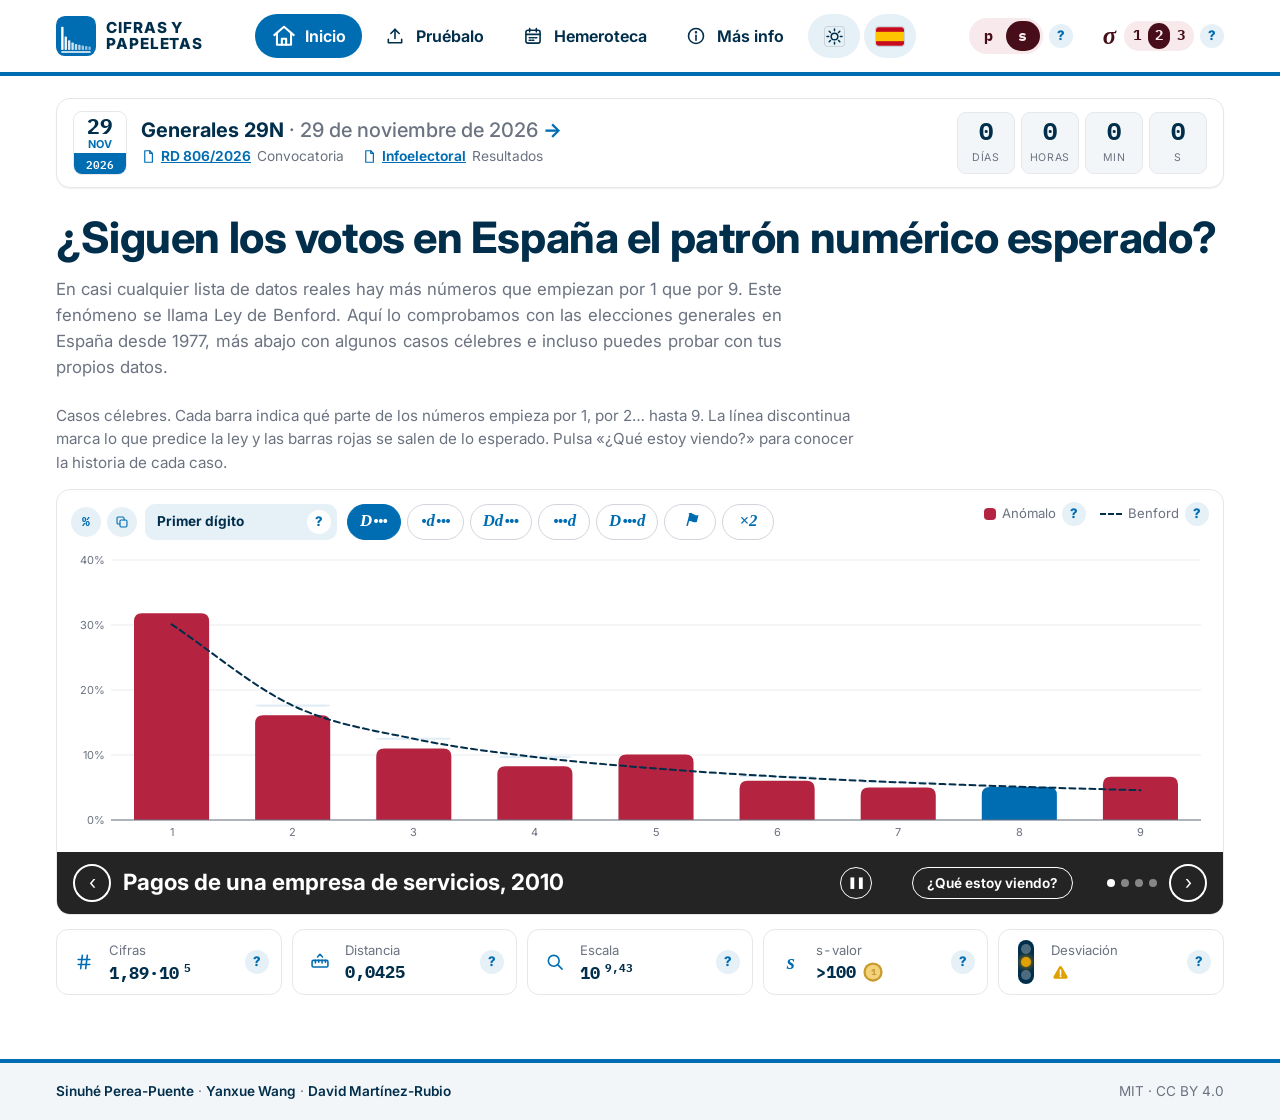
<file: index.html>
<!doctype html>
<html lang="es">
  <head>
    <meta charset="utf-8" />
    <meta name="viewport" content="width=device-width, initial-scale=1, viewport-fit=cover" />
    <title>Cifras y Papeletas</title>
    <meta name="claude:viewport-fit-sides" content="cover" />
    <meta
      name="description"
      content="¿Siguen los votos en España la Ley de Benford? Elecciones generales desde 1977, casos célebres y análisis de tus propios datos."
    />
    <meta name="author" content="Sinuhé Perea-Puente, Yanxue Wang, David Martínez-Rubio" />
    <script>
      try {
        var t = localStorage.getItem("cyp-theme");
        if (t) document.documentElement.dataset.theme = t;
      } catch (e) {}
    </script>
    <link rel="preconnect" href="https://fonts.googleapis.com" />
    <link rel="preconnect" href="https://fonts.gstatic.com" crossorigin />
    <link
      rel="stylesheet"
      href="https://fonts.googleapis.com/css2?family=Inter:wght@400;500;600;650;700;750;800&family=IBM+Plex+Mono:wght@400;600;700&display=swap"
    />
    <link rel="stylesheet" href="assets/style.css" />
    <link rel="stylesheet" href="assets/archive.css" />
  </head>
  <body>
    <header id="bar"></header>

    <main class="wrap">
      <!-- INICIO -->
      <section class="route" id="inicio" data-route="inicio">
        <div id="home-next"></div>
        <div class="head">
          <h1 data-i18n="home.h1"></h1>
          <p class="lead" data-i18n="home.lead"></p>
        </div>
        <p class="examples-intro" data-i18n="home.examples"></p>
        <div id="home-panel"></div>
      </section>

      <!-- PRUÉBALO -->
      <section class="route" id="pruebalo" data-route="pruebalo" hidden>
        <div class="head">
          <h1 data-i18n="try.h1"></h1>
          <p class="lead" data-i18n="try.lead"></p>
        </div>
        <div class="search">
          <label class="field" id="dropfield" for="file-input"
            ><span class="fic" id="field-ic"></span><span id="field-text" data-i18n="try.drop"></span
          ></label>
          <input id="file-input" class="sr-only" type="file" accept=".xlsx,.xls,.ods,.csv,.tsv,.txt,.pdf,.docx,.json,image/*" />
          <button class="btn go" id="btn-pick" type="button"></button>
          <span id="up-q"></span>
        </div>
        <p class="status" id="status" role="status" hidden></p>
        <details id="opts-box">
          <summary><span class="plus"></span>⚙</summary>
          <div class="opts">
            <label class="opt"
              ><span class="oq" data-q="q.opt.locale"></span><span class="ol" data-i18n="opt.locale"></span
              ><select id="opt-locale">
                <option value="auto">auto</option>
                <option value="es">1.234,5</option>
                <option value="en">1,234.5</option>
              </select></label
            >
            <label class="opt"
              ><span class="oq" data-q="q.opt.sign"></span><span class="ol" data-i18n="opt.sign"></span
              ><select id="opt-sign">
                <option value="positive">x &gt; 0</option>
                <option value="both">|x|</option>
                <option value="negative">x &lt; 0</option>
              </select></label
            >
            <label class="opt"
              ><span class="oq" data-q="q.opt.min"></span><span class="ol" data-i18n="opt.min"></span
              ><input id="opt-min" type="number" min="0" step="any" value="0"
            /></label>
            <label class="opt"
              ><span class="oq" data-q="q.opt.how"></span><span class="ol" data-i18n="opt.how"></span
              ><input id="opt-how" type="number" min="1" max="10" step="1" value="2"
            /></label>
            <label class="opt"
              ><span class="oq" data-q="q.opt.years"></span><span class="ol" data-i18n="opt.years"></span
              ><span class="swbox"><input id="opt-years" class="switch" type="checkbox" role="switch" checked /></span
            ></label>
            <label class="opt"
              ><span class="oq" data-q="q.opt.pct"></span><span class="ol" data-i18n="opt.pct"></span
              ><span class="swbox"><input id="opt-pct" class="switch" type="checkbox" role="switch" checked /></span
            ></label>
          </div>
          <div class="frow" id="cols" hidden style="margin-top: 12px"></div>
        </details>
        <div id="try-panel"></div>
      </section>

      <!-- HEMEROTECA -->
      <section class="route" id="hemeroteca" data-route="hemeroteca" hidden>
        <div class="head">
          <h1 data-i18n="hem.h1"></h1>
          <p class="lead" data-i18n="hem.lead"></p>
        </div>
        <div id="hem-picker" class="hem-picker"></div>
        <p id="hem-scope" class="hem-scope"></p>
        <div id="hem-rows"></div>
        <div id="archive-root" hidden></div>
      </section>

      <!-- MÁS INFO -->
      <section class="route" id="info" data-route="info" hidden>
        <h1 data-i18n="info.h1"></h1>
        <div class="article">
          <nav class="toc" aria-label="índice">
            <div data-es="es">
              <a href="#m-intro-es">Introducción</a><a href="#m-origen-es">Origen</a><a href="#m-por-es">Por qué ocurre</a
              ><a href="#m-dist-es">Distribuciones</a><a href="#m-medir-es">Cómo se mide</a><a href="#m-img-es">Otros usos</a
              ><a href="#m-bib-es">Bibliografía</a>
            </div>
            <div data-es="en" hidden>
              <a href="#m-intro-en">Introduction</a><a href="#m-origen-en">Origin</a><a href="#m-por-en">Why it happens</a
              ><a href="#m-dist-en">Distributions</a><a href="#m-medir-en">How it is measured</a><a href="#m-img-en">Other uses</a
              ><a href="#m-bib-en">Bibliography</a>
            </div>
          </nav>
          <div class="prose" id="article">
            <div data-es="es">
              <div id="m-intro-es" class="anchor"></div>
              <p>
                Imagina una lista de números reales: poblaciones, facturas, longitudes de ríos o votos por provincia. Mira solo su primer
                dígito. Cabría esperar que cada dígito, del 1 al 9, apareciera en una novena parte de los casos.
              </p>
              <p>
                Pero no es así: mientras que el 1 aparece cerca del 30 % de las veces, el 9 lo hace en menos del 5 %. Esta regularidad se
                denomina <b>Ley de Newcomb–Benford</b>.
              </p>
              <p>
                Sin embargo, no es una regla obligatoria, sino una tendencia: se cumple en muchos casos, pero no en todos. Auditores,
                estadísticos y periodistas la usan como un primer filtro para encontrar cifras que conviene revisar
                <i class="cite">(Nigrini, 2012)</i>, también en elecciones, aunque con cautela
                <i class="cite">(Pericchi y Torres, 2011; Deckert, Myagkov y Ordeshook, 2011; Mebane, 2011)</i>.
              </p>

              <h2 id="m-origen-es">Origen</h2>
              <p>
                En 1881 el astrónomo canadiense-estadounidense Simon Newcomb notó que las primeras páginas de las tablas de logaritmos,
                libros que antes de las calculadoras servían para convertir productos en sumas, estaban más gastadas que las últimas.
                Propuso que la probabilidad de que un número empiece por \(d\) es \(\log_{10}(1+1/d)\) <i class="cite">(Newcomb, 1881)</i>.
                En 1938 el físico Frank Benford lo comprobó con más de 20 000 números de fuentes muy distintas. Theodore Hill dio la primera
                explicación estadística general <i class="cite">(Hill, 1995)</i> y Mark Nigrini la llevó a la auditoría
                <i class="cite">(Nigrini, 2012)</i>. Hoy se aplica también a datos epidemiológicos, científicos y electorales
                <i class="cite">(Berger y Hill, 2015)</i>.
              </p>

              <h2 id="m-por-es">Por qué ocurre</h2>
              <p>
                Piensa en una cantidad que crece un tanto por ciento fijo cada año, como una población. Para pasar de 100 a 200 tiene que
                duplicarse; para pasar de 900 a 1000 le basta con crecer un 11 %. Por eso pasa mucho más tiempo empezando por 1 que por 9.
                Lo mismo ocurre con cualquier número que resulte de multiplicar muchos factores.
              </p>
              <p>
                Fíjate además en la escala. Si existiera una ley universal sobre los primeros dígitos, debería funcionar igual en euros que
                en dólares, en metros que en pies. El único reparto de primeras cifras que no cambia al cambiar de unidad es el de Benford.
              </p>
              <p class="adv">
                Para lectores avanzados: si la mantisa \(\{\log_{10} x\}\), es decir, la parte decimal del logaritmo, se distribuye de forma
                uniforme en \([0,1)\), los dígitos siguen exactamente la Ley de Benford. Hill demostró que la invariancia de escala, y
                también la de base, implica esa distribución, y que la mezcla de muestras de distribuciones elegidas al azar tiende a
                Benford <i class="cite">(Hill, 1995)</i>.
              </p>

              <h2 id="m-dist-es">Distribuciones</h2>
              <p>La probabilidad de que el primer dígito sea \(d\) es</p>
              <div class="eq">\[P(D_1=d)=\log_{10}\!\left(1+\frac{1}{d}\right),\qquad d=1,\dots,9.\]</div>
              <div class="table-wrap">
                <table>
                  <tr>
                    <th>\(d\)</th>
                    <td>1</td>
                    <td>2</td>
                    <td>3</td>
                    <td>4</td>
                    <td>5</td>
                    <td>6</td>
                    <td>7</td>
                    <td>8</td>
                    <td>9</td>
                  </tr>
                  <tr>
                    <th>\(P\)</th>
                    <td>30,1 %</td>
                    <td>17,6 %</td>
                    <td>12,5 %</td>
                    <td>9,7 %</td>
                    <td>7,9 %</td>
                    <td>6,7 %</td>
                    <td>5,8 %</td>
                    <td>5,1 %</td>
                    <td>4,6 %</td>
                  </tr>
                </table>
              </div>
              <p>
                El segundo dígito puede ser 0, y su reparto es mucho más plano: va del 12 % para el 0 al 8,5 % para el 9. El tercero y el
                cuarto son ya casi uniformes. En general, para la posición \(n\),
              </p>
              <div class="eq">\[P(D_n=d)=\sum_{k=10^{n-2}}^{10^{n-1}-1}\log_{10}\!\left(1+\frac{1}{10k+d}\right),\qquad n\ge 2.\]</div>
              <figure>
                <div class="chart digits-chart"></div>
                <figcaption>Probabilidad de cada dígito en la primera, segunda, tercera y cuarta posición.</figcaption>
              </figure>
              <p>
                Siendo un poco más imaginativos, podemos tomar los dos primeros dígitos juntos, de 10 a 99: siguen
                \(P(D_1D_2=m)=\log_{10}(1+1/m)\). Esta prueba es más fina y detecta importes repetidos. El último dígito de un recuento
                grande, en cambio, no sigue Benford: debería ser uniforme, un 10 % para cada dígito. Quien inventa cifras suele repetir unos
                dígitos y evitar otros, y eso se nota <i class="cite">(Beber y Scacco, 2012)</i>.
              </p>
              <p>
                Estas distribuciones se cumplen bien cuando las cifras abarcan varios órdenes de magnitud (por ejemplo, de 10 a 100 000), no
                tienen un tope ni un mínimo impuesto y no son números asignados, como teléfonos o códigos postales. No se cumplen con
                alturas de personas, con precios redondeados a propósito ni con cifras que tienen un máximo: los votos de una mesa
                electoral, por ejemplo, no pueden superar el número de electores de esa mesa. Por eso una desviación en votos por mesa puede
                ser completamente normal.
              </p>

              <h2 id="m-medir-es">Cómo se mide la desviación</h2>
              <p>
                El parámetro estándar para cuantificar la desviación es la <u>MAD (desviación absoluta media)</u>: la distancia media entre
                el porcentaje observado y el que predice Benford, dígito a dígito,
              </p>
              <div class="eq">\[\mathrm{MAD}=\frac{1}{K}\sum_{d}\left|\hat p_d-p_d\right|.\]</div>
              <p>
                Nigrini propuso estos umbrales, que también usa el paquete R <i>benford.analysis</i>
                <i class="cite">(Nigrini, 2012; Cinelli, 2014)</i>:
              </p>
              <div class="table-wrap">
                <table>
                  <tr>
                    <th></th>
                    <th>✓✓ muy cerca</th>
                    <th>✓ cerca</th>
                    <th><i class="warn"></i> dudoso</th>
                    <th>✗ no se ajusta</th>
                  </tr>
                  <tr>
                    <td>Primer dígito</td>
                    <td>≤ 0,006</td>
                    <td>≤ 0,012</td>
                    <td>≤ 0,015</td>
                    <td>&gt; 0,015</td>
                  </tr>
                  <tr>
                    <td>Segundo dígito</td>
                    <td>≤ 0,008</td>
                    <td>≤ 0,010</td>
                    <td>≤ 0,011</td>
                    <td>&gt; 0,011</td>
                  </tr>
                  <tr>
                    <td>Dos primeros</td>
                    <td>≤ 0,0012</td>
                    <td>≤ 0,0018</td>
                    <td>≤ 0,0022</td>
                    <td>&gt; 0,0022</td>
                  </tr>
                </table>
              </div>
              <p class="adv">
                Los umbrales suponen muestras grandes. Con pocas cifras la MAD crece por puro azar. Si se cumpliera Benford, su valor
                esperado sería \(\mathrm{E}[\mathrm{MAD}]\approx\frac1K\sum_d\sqrt{2p_d(1-p_d)/(\pi n)}\).
              </p>
              <p>
                La prueba clásica es la de <b>ji cuadrado</b>, \(\chi^2=\sum_d (O_d-np_d)^2/(np_d)\), que compara los recuentos observados
                \(O_d\) con los esperados \(np_d\). De ella sale el <b><u>p-valor</u></b
                >: la probabilidad de ver al menos una desviación así si los datos siguieran Benford. Como los p-valores son difíciles de
                interpretar, este sitio muestra por defecto el <b><u>s-valor</u></b
                >, \(S=-\log_2 p\) <i class="cite">(Greenland, 2019)</i>: un resultado con \(S=10\) es tan sorprendente como sacar 10 caras
                seguidas al lanzar una moneda. Hasta 4 o 5 caras no es nada raro; varias decenas indican una desviación clara. El botón
                <b>p / s</b> de la parte superior cambia entre ambos.
              </p>
              <p class="adv">
                Con muchos datos, cualquier diferencia mínima da un s-valor enorme: mira simultáneamente el s-valor (¿es real?) y la MAD
                (¿es grande?).
              </p>
              <p>
                La <b><u>distancia d*</u></b
                >, \(d^{*}=\sqrt{\sum_d(\hat p_d-p_d)^2}\,/\,1{,}03631\) para el primer dígito, es la distancia euclídea a Benford
                normalizada entre 0 y 1 <i class="cite">(Wei y Vellwock, 2020)</i>; por encima de 0,25 conviene cautela
                <i class="cite">(Goodman, 2016)</i>. Cada dígito muestra además un <b><u>intervalo de confianza</u></b> de 1σ, 2σ o 3σ (el
                68,3 %, 95,4 % o 99,7 % de las muestras si se cumpliera Benford); las barras rojas, «anómalas», quedan fuera. Las
                <b><u>cifras sospechosas</u></b> listan los grupos de dos primeros dígitos que más se apartan, como <i>getSuspects</i>
                <i class="cite">(Cinelli, 2014)</i>, y las <b><u>cifras repetidas</u></b> muestran si un mismo importe explica un pico.
              </p>
              <p class="adv">
                El estadístico por dígito es \(z_d=\left(|\hat p_d-p_d|-\tfrac{1}{2n}\right)\big/\sqrt{p_d(1-p_d)/n}\), con corrección de
                continuidad <i class="cite">(Nigrini, 2012)</i>; el intervalo es \(p_d\pm\left(k\sqrt{p_d(1-p_d)/n}+\tfrac{1}{2n}\right)\)
                con \(k=1,2,3\). Los dígitos se toman con la precisión del propio conjunto: si casi todas las cifras tienen céntimos, 50,00
                cuenta como 5000. Un dígito en la posición \(n\) solo se usa si la cifra tiene al menos \(n\) dígitos. Los ceros se
                excluyen.
              </p>

              <h2 id="m-img-es">Otros usos</h2>
              <p>
                Hasta ahora habíamos hablado únicamente de tablas y cifras numéricas, pero ¿no es acaso una <u>imagen</u> una gran tabla de
                valores? Una fotografía digital se guarda como una suma de patrones de frecuencia en bloques de 8×8 píxeles (la transformada
                discreta del coseno, base del formato JPEG). Los primeros dígitos de esos coeficientes siguen una forma generalizada de la
                Ley de Benford <i class="cite">(Fu, Shi y Su, 2007)</i>:
              </p>
              <div class="eq">\[p(d)=N\log_{10}\!\left(1+\frac{1}{s+d^{\,q}}\right).\]</div>
              <p>
                Una foto recomprimida, retocada o generada por ordenador puede alterar ese patrón. El mapa de la imagen colorea cada zona
                según lo que se aparta. Un cielo liso o un texto también se apartan, así que es una pista, no una prueba.
              </p>

              <h2 id="m-bib-es">Bibliografía</h2>
            </div>

            <div data-es="en" hidden>
              <div id="m-intro-en" class="anchor"></div>
              <p>
                Imagine a list of real numbers: populations, invoices, river lengths or votes per province. Look only at their first digit.
                One would expect each digit, from 1 to 9, to appear in one ninth of the cases.
              </p>
              <p>
                But it does not: while 1 appears in about 30% of cases, 9 appears in less than 5%. This regularity is called the
                <b>Newcomb–Benford Law</b>.
              </p>
              <p>
                However, it is not a strict rule but a tendency: it holds in many cases, but not in all. Auditors, statisticians and
                journalists use it as a first filter to find figures worth checking <i class="cite">(Nigrini, 2012)</i>, also in elections,
                although with caution <i class="cite">(Pericchi and Torres, 2011; Deckert, Myagkov and Ordeshook, 2011; Mebane, 2011)</i>.
              </p>

              <h2 id="m-origen-en">Origin</h2>
              <p>
                In 1881 the Canadian-American astronomer Simon Newcomb noticed that the first pages of logarithm tables, books used before
                calculators to turn products into sums, were more worn than the last ones. He proposed that the probability of a number
                starting with \(d\) is \(\log_{10}(1+1/d)\) <i class="cite">(Newcomb, 1881)</i>. In 1938 the physicist Frank Benford tested
                it on more than 20,000 numbers from very different sources. Theodore Hill gave the first general statistical explanation
                <i class="cite">(Hill, 1995)</i> and Mark Nigrini brought it to auditing <i class="cite">(Nigrini, 2012)</i>. Today it is
                also applied to epidemiological, scientific and electoral data <i class="cite">(Berger and Hill, 2015)</i>.
              </p>

              <h2 id="m-por-en">Why it happens</h2>
              <p>
                Think of a quantity that grows by a fixed percentage each year, like a population. To go from 100 to 200 it must double; to
                go from 900 to 1000 it only needs to grow by 11%. So it spends much longer starting with 1 than with 9. The same happens
                with any number that results from multiplying many factors.
              </p>
              <p>
                Notice also the scale. If there were a universal law about first digits, it should work equally in euros and dollars, in
                metres and feet. The only spread of first digits that does not change when the unit changes is Benford's.
              </p>
              <p class="adv">
                For advanced readers: if the mantissa \(\{\log_{10} x\}\), the fractional part of the logarithm, is uniformly distributed on
                \([0,1)\), the digits follow Benford's Law exactly. Hill proved that scale invariance, and also base invariance, implies
                this distribution, and that mixing samples from randomly chosen distributions tends to Benford
                <i class="cite">(Hill, 1995)</i>.
              </p>

              <h2 id="m-dist-en">Distributions</h2>
              <p>The probability that the first digit is \(d\) is</p>
              <div class="eq">\[P(D_1=d)=\log_{10}\!\left(1+\frac{1}{d}\right),\qquad d=1,\dots,9.\]</div>
              <div class="table-wrap">
                <table>
                  <tr>
                    <th>\(d\)</th>
                    <td>1</td>
                    <td>2</td>
                    <td>3</td>
                    <td>4</td>
                    <td>5</td>
                    <td>6</td>
                    <td>7</td>
                    <td>8</td>
                    <td>9</td>
                  </tr>
                  <tr>
                    <th>\(P\)</th>
                    <td>30.1%</td>
                    <td>17.6%</td>
                    <td>12.5%</td>
                    <td>9.7%</td>
                    <td>7.9%</td>
                    <td>6.7%</td>
                    <td>5.8%</td>
                    <td>5.1%</td>
                    <td>4.6%</td>
                  </tr>
                </table>
              </div>
              <p>
                The second digit can be 0, and its distribution is much flatter: from 12% for 0 to 8.5% for 9. The third and fourth digits
                are already almost uniform. In general, for position \(n\),
              </p>
              <div class="eq">\[P(D_n=d)=\sum_{k=10^{n-2}}^{10^{n-1}-1}\log_{10}\!\left(1+\frac{1}{10k+d}\right),\qquad n\ge 2.\]</div>
              <figure>
                <div class="chart digits-chart"></div>
                <figcaption>Probability of each digit in the first, second, third and fourth position.</figcaption>
              </figure>
              <p>
                Being a little more imaginative, we can take the first two digits together, from 10 to 99: they follow
                \(P(D_1D_2=m)=\log_{10}(1+1/m)\). This finer test detects repeated amounts. The last digit of a large count, by contrast,
                does not follow Benford: it should be uniform, 10% for each digit. People who invent figures tend to repeat some digits and
                avoid others, and that shows <i class="cite">(Beber and Scacco, 2012)</i>.
              </p>
              <p>
                These distributions hold well when the figures span several orders of magnitude (for example, from 10 to 100,000), have no
                imposed cap or floor, and are not assigned numbers such as phone numbers or postcodes. They do not hold for people's
                heights, deliberately rounded prices or capped figures: votes at a polling station, for example, cannot exceed the number of
                voters registered there. So a deviation in votes per station can be perfectly normal.
              </p>

              <h2 id="m-medir-en">How the deviation is measured</h2>
              <p>
                The standard parameter to quantify the deviation is the <u>MAD (mean absolute deviation)</u>: the average distance between
                the observed share and Benford's, digit by digit,
              </p>
              <div class="eq">\[\mathrm{MAD}=\frac{1}{K}\sum_{d}\left|\hat p_d-p_d\right|.\]</div>
              <p>
                Nigrini proposed these thresholds, also used by the R package <i>benford.analysis</i>
                <i class="cite">(Nigrini, 2012; Cinelli, 2014)</i>:
              </p>
              <div class="table-wrap">
                <table>
                  <tr>
                    <th></th>
                    <th>✓✓ very close</th>
                    <th>✓ close</th>
                    <th><i class="warn"></i> doubtful</th>
                    <th>✗ does not fit</th>
                  </tr>
                  <tr>
                    <td>First digit</td>
                    <td>≤ 0.006</td>
                    <td>≤ 0.012</td>
                    <td>≤ 0.015</td>
                    <td>&gt; 0.015</td>
                  </tr>
                  <tr>
                    <td>Second digit</td>
                    <td>≤ 0.008</td>
                    <td>≤ 0.010</td>
                    <td>≤ 0.011</td>
                    <td>&gt; 0.011</td>
                  </tr>
                  <tr>
                    <td>First two</td>
                    <td>≤ 0.0012</td>
                    <td>≤ 0.0018</td>
                    <td>≤ 0.0022</td>
                    <td>&gt; 0.0022</td>
                  </tr>
                </table>
              </div>
              <p class="adv">
                The thresholds assume large samples. With few figures the MAD grows by chance alone. If Benford held, its expected value
                would be \(\mathrm{E}[\mathrm{MAD}]\approx\frac1K\sum_d\sqrt{2p_d(1-p_d)/(\pi n)}\).
              </p>
              <p>
                The classical test is the <b>chi-squared</b> test, \(\chi^2=\sum_d (O_d-np_d)^2/(np_d)\), which compares observed counts
                \(O_d\) with expected ones \(np_d\). It yields the <b><u>p-value</u></b
                >: the probability of seeing at least a deviation this large if the data followed Benford. As p-values are hard to read,
                this site shows the <b><u>s-value</u></b> by default, \(S=-\log_2 p\) <i class="cite">(Greenland, 2019)</i>: a result with
                \(S=10\) is as surprising as tossing 10 heads in a row with a coin. Up to 4 or 5 heads is nothing odd; several tens indicate
                a clear deviation. The <b>p / s</b> button at the top switches between the two.
              </p>
              <p class="adv">
                With many data, any tiny difference gives a huge s-value: look at the s-value (is it real?) and the MAD (is it large?)
                together.
              </p>
              <p>
                The <b><u>distance d*</u></b
                >, \(d^{*}=\sqrt{\sum_d(\hat p_d-p_d)^2}\,/\,1.03631\) for the first digit, is the Euclidean distance to Benford scaled
                between 0 and 1 <i class="cite">(Wei and Vellwock, 2020)</i>; values above 0.25 deserve caution
                <i class="cite">(Goodman, 2016)</i>. Each digit also shows a <b><u>confidence interval</u></b> of 1σ, 2σ or 3σ (68.3%, 95.4%
                or 99.7% of samples if Benford held); red, "anomalous" bars fall outside. <b><u>Suspect figures</u></b> list the
                first-two-digit groups that deviate most, as <i>getSuspects</i> does <i class="cite">(Cinelli, 2014)</i>, and
                <b><u>repeated figures</u></b> show whether a single amount explains a spike.
              </p>
              <p class="adv">
                The per-digit statistic is \(z_d=\left(|\hat p_d-p_d|-\tfrac{1}{2n}\right)\big/\sqrt{p_d(1-p_d)/n}\), with continuity
                correction <i class="cite">(Nigrini, 2012)</i>; the interval is \(p_d\pm\left(k\sqrt{p_d(1-p_d)/n}+\tfrac{1}{2n}\right)\)
                with \(k=1,2,3\). Digits are taken at the dataset's own precision: if almost all figures carry cents, 50.00 counts as 5000.
                A digit at position \(n\) is only used when the figure has at least \(n\) digits. Zeros are excluded.
              </p>

              <h2 id="m-img-en">Other uses</h2>
              <p>
                So far we have only talked about tables and numerical figures, but is an <u>image</u> not just a large table of values? A
                digital photo is stored as a sum of frequency patterns in 8×8 pixel blocks (the discrete cosine transform behind JPEG). The
                first digits of those coefficients follow a generalised form of Benford's Law <i class="cite">(Fu, Shi and Su, 2007)</i>:
              </p>
              <div class="eq">\[p(d)=N\log_{10}\!\left(1+\frac{1}{s+d^{\,q}}\right).\]</div>
              <p>
                A recompressed, edited or computer-generated photo can change that pattern. The image map colours each area by how far it
                departs. Flat sky or text also departs, so it is a clue, not proof.
              </p>

              <h2 id="m-bib-en">Bibliography</h2>
            </div>
            <ul class="refs" id="refs"></ul>
          </div>
        </div>
      </section>
    </main>

    <footer class="site">
      <div class="wrap"><span id="authors"></span><span>MIT · CC BY 4.0</span></div>
    </footer>

    <script src="assets/core.js"></script>
    <script src="data/ejemplos.js"></script>
    <script src="data/elecciones/registro.js"></script>
    <script src="data/elecciones/2023-07-23.js"></script>
    <script src="data/archivo/manifest.js"></script>
    <script src="assets/archive.js"></script>
    <script src="assets/archive-bridge.js"></script>
    <script>
      (() => {
        const $ = (id) => document.getElementById(id);
        const T = CYP.t;
        const AUTHORS = [
          ["Sinuhé Perea-Puente", "0000-0002-5869-5701"],
          ["Yanxue Wang", "0009-0006-5523-5351"],
          ["David Martínez-Rubio", "0000-0002-4345-5422"],
        ];
        const REFS = [
          {
            k: "book",
            a: "Berger, A. y Hill, T. P.",
            y: 2015,
            ti: "An Introduction to Benford's Law",
            src: "Princeton University Press.",
            doi: "10.23943/princeton/9780691163062.001.0001",
          },
          {
            k: "book",
            a: "Nigrini, M. J.",
            y: 2012,
            ti: "Benford's Law: Applications for Forensic Accounting, Auditing, and Fraud Detection",
            src: "Wiley.",
            doi: "10.1002/9781119203094",
          },
          {
            k: "art",
            a: "Beber, B. y Scacco, A.",
            y: 2012,
            ti: "What the numbers say: A digit-based test for election fraud",
            src: "Political Analysis, 20(2), 211–234.",
            doi: "10.1093/pan/mps003",
          },
          {
            k: "art",
            a: "Benford, F.",
            y: 1938,
            ti: "The law of anomalous numbers",
            src: "Proceedings of the American Philosophical Society, 78(4), 551–572.",
            url: "https://www.jstor.org/stable/984802",
            label: "JSTOR 984802",
          },
          {
            k: "web",
            a: "Cinelli, C.",
            y: 2014,
            ti: "benford.analysis: Benford Analysis for Data Validation and Forensic Analytics",
            src: "Paquete R, CRAN.",
            doi: "10.32614/CRAN.package.benford.analysis",
          },
          {
            k: "art",
            a: "Deckert, J., Myagkov, M. y Ordeshook, P. C.",
            y: 2011,
            ti: "Benford's Law and the detection of election fraud",
            src: "Political Analysis, 19(3), 245–268.",
            doi: "10.1093/pan/mpr014",
          },
          {
            k: "art",
            a: "Fu, D., Shi, Y. Q. y Su, W.",
            y: 2007,
            ti: "A generalized Benford's law for JPEG coefficients and its applications in image forensics",
            src: "Proc. SPIE 6505.",
            doi: "10.1117/12.704723",
          },
          {
            k: "art",
            a: "Goodman, W.",
            y: 2016,
            ti: "The promises and pitfalls of Benford's law",
            src: "Significance, 13(3), 38–41.",
            doi: "10.1111/j.1740-9713.2016.00919.x",
          },
          {
            k: "art",
            a: "Greenland, S.",
            y: 2019,
            ti: "Valid P-values behave exactly as they should",
            src: "The American Statistician, 73(sup1), 106–114.",
            doi: "10.1080/00031305.2018.1529625",
          },
          {
            k: "art",
            a: "Hill, T. P.",
            y: 1995,
            ti: "A statistical derivation of the significant-digit law",
            src: "Statistical Science, 10(4), 354–363.",
            doi: "10.1214/ss/1177009869",
          },
          {
            k: "art",
            a: "Mebane, W. R., Jr.",
            y: 2011,
            ti: "Comment on “Benford's Law and the detection of election fraud”",
            src: "Political Analysis, 19(3), 269–272.",
            doi: "10.1093/pan/mpr024",
          },
          {
            k: "art",
            a: "Newcomb, S.",
            y: 1881,
            ti: "Note on the frequency of use of the different digits in natural numbers",
            src: "American Journal of Mathematics, 4(1), 39–40.",
            doi: "10.2307/2369148",
          },
          {
            k: "art",
            a: "Pericchi, L. y Torres, D.",
            y: 2011,
            ti: "Quick anomaly detection by the Newcomb–Benford law, with applications to electoral processes data from the USA, Puerto Rico and Venezuela",
            src: "Statistical Science, 26(4), 502–516.",
            doi: "10.1214/09-STS296",
          },
          {
            k: "art",
            a: "Wei, A. y Vellwock, A. E.",
            y: 2020,
            ti: "Is COVID-19 data reliable? A statistical analysis with Benford's Law",
            src: "Preprint, v2.",
          },
        ];
        const RICON = { book: CYP.ICON.book, art: CYP.ICON.pen, web: CYP.ICON.globe };
        const link = (r) =>
          r.doi
            ? `<a class="doi" href="https://doi.org/${r.doi}" target="_blank" rel="noopener">doi:${r.doi}</a>`
            : r.url
              ? `<a class="doi" href="${r.url}" target="_blank" rel="noopener">${r.label}</a>`
              : "";
        const en = () => CYP.lang === "en";
        const confWord = (t) => `${CYP.CONFSYM[t.conformity] || ""} ${T("conf." + t.conformity)}`;
        const story = (title, data, what, result) => (res) => {
          const t = res.tests.d1;
          return `<h2>${title}</h2><p><b>${en() ? "The data." : "Los datos."}</b> ${data}</p>
      <p><b>${en() ? "What you see." : "Qué ves."}</b> ${what || (en() ? "Each bar shows what share of the numbers starts with 1, 2… up to 9. The dashed line is what Benford's Law predicts; red bars fall outside the range expected by chance." : "Cada barra indica qué parte de los números empieza por 1, por 2… hasta 9. La línea discontinua es lo que predice la Ley de Benford; las barras rojas se salen del margen que cabría esperar por azar.")}</p>
      <p><b>${en() ? "What happens." : "Qué pasa."}</b> ${result(res, t)}</p>`;
        };
        const EXAMPLES = [
          {
            key: "corporate",
            name: { es: "Pagos de una empresa de servicios, 2010", en: "Utility company payments, 2010" },
            sign: "both",
            story: (r) =>
              story(
                en() ? "Payments by a utility company, 2010" : "Pagos de una empresa de servicios, 2010",
                en()
                  ? `${CYP.int(r.n)} payments made in 2010 by a US electricity company to its suppliers. It is the teaching example of the auditor Mark Nigrini <i>(Nigrini, 2012)</i>.`
                  : `${CYP.int(r.n)} pagos que una empresa eléctrica de Estados Unidos hizo a sus proveedores en 2010. Es el ejemplo didáctico del auditor Mark Nigrini <i>(Nigrini, 2012)</i>.`,
                null,
                (res, t) => {
                  const d = res.dups[0];
                  return en()
                    ? `The overall shape looks like the law, but almost every bar falls outside the range (traffic light: ${confWord(t)}). With so many payments, even small differences stand out. The ×2 tab gives the clue: the amount ${CYP.fmt(d.value, res.decimals)} appears ${CYP.int(d.count)} times. An auditor would check those repeated payments first. This does not prove fraud; it shows where to look.`
                    : `La forma general se parece a la de la ley, pero casi todas las barras se salen del margen (semáforo: ${confWord(t)}). Con tantos pagos, hasta las diferencias pequeñas destacan. La pestaña ×2 da la pista: el importe ${CYP.fmt(d.value, res.decimals)} aparece ${CYP.int(d.count)} veces. Un auditor revisaría primero esos pagos repetidos. Esto no demuestra fraude: indica dónde mirar.`;
                },
              )(r),
            records: () => {
              const v = CYP_EXAMPLES.corporate.values.split(","),
                ven = CYP_EXAMPLES.corporate.vendor.split(",");
              return v.map((x, i) => ({ v: +x, row: i + 1, ctx: "#" + ven[i] }));
            },
          },
          {
            key: "census",
            name: { es: "Población de municipios de EE. UU., 2009", en: "US town populations, 2009" },
            sign: "positive",
            story: (r) =>
              story(
                en() ? "US town populations, 2009" : "Población de municipios de EE. UU., 2009",
                en()
                  ? `The population of ${CYP.int(r.n)} cities and towns in the United States in 2009.`
                  : `La población de ${CYP.int(r.n)} ciudades y pueblos de Estados Unidos en 2009.`,
                null,
                (res, t) =>
                  en()
                    ? `The bars follow the line almost perfectly (traffic light: ${confWord(t)}). This is the textbook case: populations grow little by little over many years, and they range from a few dozen people to millions. Those are exactly the conditions under which the law holds.`
                    : `Las barras siguen la línea casi a la perfección (semáforo: ${confWord(t)}). Es el caso de libro: las poblaciones crecen poco a poco durante muchos años y van desde unas decenas de habitantes hasta millones. Son justo las condiciones en las que se cumple la ley.`,
              )(r),
            records: () => {
              const v = CYP_EXAMPLES.census.values.split(","),
                lab = CYP_EXAMPLES.census.label.split("|");
              return v.map((x, i) => ({ v: +x, row: i + 1, ctx: lab[i] }));
            },
          },
          {
            key: "sino",
            name: { es: "Sino-Forest Corporation, 2010", en: "Sino-Forest Corporation, 2010" },
            sign: "positive",
            story: (r) =>
              story(
                "Sino-Forest Corporation, 2010",
                en()
                  ? `${CYP.int(r.n)} figures from the 2010 accounts of Sino-Forest, a Canadian company listed on the Toronto Stock Exchange that claimed to run large forest plantations in China. At the end of 2010 it was worth about 5 billion dollars. In June 2011 a report accused it of inflating its assets and earnings; its shares fell by 82% and in August trading was suspended. In March 2012 it filed for bankruptcy protection, and in 2017 the Ontario securities regulator found that the company and four of its executives had committed fraud.`
                  : `${CYP.int(r.n)} cifras de las cuentas de 2010 de Sino-Forest, una empresa canadiense que cotizaba en la Bolsa de Toronto y decía gestionar grandes plantaciones forestales en China. A finales de 2010 valía unos 5000 millones de dólares. En junio de 2011 un informe la acusó de inflar sus activos y sus beneficios: sus acciones cayeron un 82 % y en agosto se suspendió su cotización. En marzo de 2012 se acogió a la protección por quiebra, y en 2017 el regulador de valores de Ontario concluyó que la empresa y cuatro de sus directivos habían cometido fraude.`,
                null,
                (res, t) =>
                  en()
                    ? `The first digit fits reasonably well (traffic light: ${confWord(t)}), so the law would not have raised the alarm. The last digit (⋯d tab) does deviate strongly, mostly because of the rounded figures that are common in accounts. The lesson: following the law does not prove that accounts are clean, and not following it does not prove fraud.`
                    : `La primera cifra se ajusta razonablemente (semáforo: ${confWord(t)}), así que la ley no habría dado la alarma. La última cifra (pestaña ⋯d) sí se aparta mucho, sobre todo por las cifras redondeadas que abundan en unas cuentas. La lección: cumplir la ley no demuestra que unas cuentas estén limpias, y no cumplirla tampoco demuestra fraude.`,
              )(r),
            records: () => CYP_EXAMPLES.sino.values.split(",").map((x, i) => ({ v: +x, row: i + 1, ctx: "" })),
          },
          {
            key: "c23",
            name: { es: "Congreso, 23J 2023", en: "Congress, 23J 2023" },
            sign: "positive",
            story: (r) =>
              story(
                en() ? "Congress, 23 July 2023" : "Congreso, 23 de julio de 2023",
                en()
                  ? `The votes of each party in each province in the election to the Congress of Deputies of 23 July 2023, as published in the Official State Gazette (BOE). There are ${CYP.int(r.n)} numbers.`
                  : `Los votos de cada candidatura en cada provincia en las elecciones al Congreso del 23 de julio de 2023, tal como los publicó el BOE. Son ${CYP.int(r.n)} números.`,
                null,
                (res, t) =>
                  en()
                    ? `The bars fit well (traffic light: ${confWord(t)}) and the s-value is small: nothing looks odd. But note that with a few hundred numbers the test can only detect large deviations. Results by polling station would allow a finer analysis.`
                    : `Las barras se ajustan bien (semáforo: ${confWord(t)}) y el s-valor es pequeño: no hay nada raro. Pero ojo: con unos cientos de números, la prueba solo detectaría desviaciones grandes. Los resultados por mesa permitirían un análisis más fino.`,
              )(r),
            records: () => rowsToRecords(CYP.electionData("2023-07-23").rows.filter((r) => r[0] === "congreso" && r[1] === "ES")),
          },
        ];
        const rowsToRecords = (rows) => rows.map((r, i) => ({ v: r[5], row: i + 1, ctx: [r[2], r[3], r[6]].filter(Boolean).join(" · ") }));
        const REG = (window.CYP_REGISTRY || []).slice().sort((a, b) => b.id.localeCompare(a.id));

        /* ---------- routing */
        const ROUTES = ["inicio", "pruebalo", "hemeroteca", "info"],
          ALIAS = { compruebalo: "pruebalo", metodo: "info" };
        let mathDone = false;
        function route() {
          let h = location.hash.slice(1);
          if (ALIAS[h]) {
            h = ALIAS[h];
            history.replaceState(null, "", "#" + h);
          }
          const r = ROUTES.includes(h) ? h : h.startsWith("m-") ? "info" : "inicio";
          CYP.route = r;
          document.querySelectorAll("section.route").forEach((s) => {
            s.hidden = s.dataset.route !== r;
          });
          CYP.renderBar();
          if (r === "hemeroteca") renderHemeroteca();
          if (r === "info") {
            renderDigits();
            if (!mathDone) {
              mathDone = true;
              CYP.math($("article"));
            }
            spy();
          }
          if (ROUTES.includes(h)) window.scrollTo(0, 0);
          schedule();
        }
        addEventListener("hashchange", route);

        /* ---------- inicio */
        let exI = 0,
          hold = false,
          paused = false,
          timer = 0;
        const move = (d) => {
          exI = (exI + d + EXAMPLES.length) % EXAMPLES.length;
          showExample();
          schedule();
        };
        function schedule() {
          clearTimeout(timer);
          timer = setTimeout(() => {
            if (!hold && !paused && !document.hidden && CYP.route === "inicio") move(1);
            else schedule();
          }, 10000);
        }
        const homePanel = new CYP.Panel($("home-panel"), {
          carousel: {
            count: () => EXAMPLES.length,
            index: () => exI,
            move,
            paused: () => paused,
            toggle: () => {
              paused = !paused;
              schedule();
            },
          },
        });
        const hp = $("home-panel");
        hp.addEventListener("mouseenter", () => {
          hold = true;
        });
        hp.addEventListener("mouseleave", () => {
          hold = false;
          schedule();
        });
        hp.addEventListener("focusin", () => {
          hold = true;
        });
        hp.addEventListener("focusout", () => {
          hold = false;
        });
        function showExample() {
          const E = EXAMPLES[exI];
          homePanel.set({ kind: "numbers", records: E.records(), opts: { sign: E.sign }, name: E.name, story: E.story });
        }
        function renderNext() {
          const e = REG.find((r) => r.id === "2026-11-29");
          const cd = `<div class="countdown" aria-live="off">${["d", "h", "m", "s"].map((k) => `<div><b id="cd-${k}">—</b><span>${T("cd." + k)}</span></div>`).join("")}</div>`;
          $("home-next").innerHTML = e ? CYP.electionCard(e, null, "", cd) : "";
        }
        const TARGET = Date.parse("2026-11-29T20:00:00+01:00");
        function tick() {
          const ms = TARGET - Date.now(),
            pad = (x) => String(x).padStart(2, "0");
          if (ms <= 0) {
            ["cd-d", "cd-h", "cd-m", "cd-s"].forEach((id) => {
              $(id).textContent = "0";
            });
            return;
          }
          const s = Math.floor(ms / 1000);
          $("cd-d").textContent = Math.floor(s / 86400);
          $("cd-h").textContent = pad(Math.floor((s % 86400) / 3600));
          $("cd-m").textContent = pad(Math.floor((s % 3600) / 60));
          $("cd-s").textContent = pad(s % 60);
        }

        /* ---------- hemeroteca */

        let selectedElection = new URLSearchParams(location.search).get("election") || "2023-07-23",
          archiveMode = "analysis",
          selectedGraph = null,
          selectedEntry = null,
          electionGeneration = 0;
        if (!window.CYP_ARCHIVE_INDEX.some((e) => e.id === selectedElection)) selectedElection = "2023-07-23";
        async function renderHemeroteca() {
          const g = ++electionGeneration,
            en = CYP.lang === "en",
            dates = window.CYP_ARCHIVE_INDEX.slice().reverse();
          $("hem-picker").innerHTML =
            `<label>${en ? "Election" : "Convocatoria"}<select id="hem-election">${dates.map((e) => `<option value="${e.id}"${e.id === selectedElection ? " selected" : ""}>${new Date(e.date + "T12:00:00").toLocaleDateString(en ? "en-GB" : "es-ES", { day: "numeric", month: "long", year: "numeric" })}</option>`).join("")}</select></label><div class="hem-switch" aria-label="${en ? "Archive view" : "Vista de la hemeroteca"}"><button type="button" data-hem-mode="analysis" aria-pressed="${archiveMode === "analysis"}">${en ? "Analysis" : "Análisis"}</button><button type="button" data-hem-mode="results" aria-pressed="${archiveMode === "results"}">${en ? "Results" : "Resultados"}</button></div>`;
          $("hem-scope").textContent = "";
          $("hem-election").onchange = (e) => {
            selectedElection = e.target.value;
            const url = new URL(location.href);
            url.searchParams.set("election", selectedElection);
            history.replaceState(null, "", url);
            renderHemeroteca();
          };
          document.querySelectorAll("[data-hem-mode]").forEach(
            (b) =>
              (b.onclick = () => {
                archiveMode = b.dataset.hemMode;
                renderHemeroteca();
              }),
          );
          $("hem-rows").hidden = archiveMode !== "analysis";
          $("archive-root").hidden = archiveMode !== "results";
          try {
            const full = await CYPArchive.getData(selectedElection);
            if (g !== electionGeneration) return;
            selectedEntry = CYPArchiveBridge.entry(selectedElection);
            selectedGraph = CYPArchiveBridge.graph(full, selectedEntry);
            if (archiveMode === "analysis") renderGraph();
            else CYPArchive.choose(selectedElection);
          } catch (error) {
            if (g === electionGeneration) {
              $("hem-scope").textContent = en
                ? "Unable to load this election. Select it again to retry."
                : "No se pudo cargar esta elección. Vuelve a seleccionarla para reintentar.";
            }
          }
        }

        const hem = {},
          redraws = [];
        function renderGraph() {
          const box = $("hem-rows");
          box.innerHTML = "";
          redraws.length = 0;
          [selectedEntry].filter(Boolean).forEach((e) => {
            const data = selectedGraph;
            if (!data) return;
            const has = (cam, amb) => data.rows.some((r) => r[0] === cam && (!amb || r[1] === amb));
            const st =
              hem[e.id] ||
              (hem[e.id] = {
                camara: "congreso",
                fam: Object.fromEntries([...data.families.map((f) => f.id), "OTROS"].map((f) => [f, true])),
                censo: { electores: true, sobres: false },
                where: { ES: true, CERA: false },
                prov: "",
              });
            const provs = [...new Set(data.rows.map((r) => r[2].split(":")[0]))].sort((a, b) => a.localeCompare(b, "es"));
            const chk = (grp, id, label, sw, dis) =>
              `<label class="chip${dis ? " dis" : ""}"><input type="checkbox" data-g="${grp}" data-id="${id}" ${st[grp][id] && !dis ? "checked" : ""}${dis ? " disabled" : ""}>${sw ? `<span class="sw" style="background:${sw}"></span>` : ""}${label}</label>`;
            const rad = (id) =>
              `<label class="${has(id) ? "" : "dis"}"><input type="radio" name="cam-${e.id}" data-cam="${id}" ${st.camara === id ? "checked" : ""}${has(id) ? "" : " disabled"}><span>${T(id)}</span></label>`;
            const censo = st.camara === "censo";
            const inner = `<div class="filters">
          <div class="fg"><div class="radioseg" role="radiogroup" aria-label="${T("hem.camara")}">${rad("congreso")}${rad("senado")}${rad("censo")}</div>${CYP.q("q.camara")}</div>
          <div class="fg">${
            censo
              ? chk("censo", "electores", "electores") + chk("censo", "sobres", "sobres")
              : data.families.map((f) => chk("fam", f.id, f.id, f.colour)).join("") +
                chk("fam", "OTROS", T("OTROS"), "var(--muted)") +
                CYP.q("q.family")
          }</div>
          <div class="fg">${chk("where", "ES", CYP.lang === "en" ? "Total (includes CERA)" : "Total (incluye CERA)", null, censo)}${chk("where", "CERA", T("hem.cera"), null, censo || !has(st.camara, "CERA"))}${CYP.q("q.where")}</div>
          <div class="fg grow"><input type="search" list="pl-${e.id}" data-prov placeholder="${T("hem.prov")}" value="${censo ? "" : CYP.esc(st.prov)}" aria-label="${T("hem.prov")}"${censo ? " disabled" : ""}><datalist id="pl-${e.id}">${provs.map((p) => `<option value="${CYP.esc(p)}">`).join("")}</datalist></div>
        </div>
        <p class="hem-scope">${CYP.lang === "en" ? "Parties grouped by political family; each list separately in “Results”." : "Partidos agrupados por familia política; cada candidatura por separado, en «Resultados»."}</p><div class="hem-panel"></div>
        ${censo ? "" : `<details class="byparty-box" open><summary><span class="plus"></span>${T("hem.byparty")}</summary><div class="byparty"></div></details>`}`;
            box.insertAdjacentHTML("beforeend", CYP.electionCard(e, data, inner));
            const row = box.lastElementChild;
            const panel = new CYP.Panel(row.querySelector(".hem-panel"));
            const bp = () => {
              const n = row.querySelector(".byparty");
              if (n) byParty(n, data, st);
            };
            const update = () => {
              panel.set({ kind: "numbers", records: rowsToRecords(select(data, st)), name: label(st), kicker: e.name });
              bp();
            };
            redraws.push(bp);
            row.querySelectorAll("input[data-g]").forEach((i) =>
              i.addEventListener("change", () => {
                st[i.dataset.g][i.dataset.id] = i.checked;
                if (i.dataset.g === "where" && i.checked) {
                  st.where[i.dataset.id === "ES" ? "CERA" : "ES"] = false;
                  renderGraph();
                } else update();
              }),
            );
            row.querySelectorAll("input[data-cam]").forEach((i) =>
              i.addEventListener("change", () => {
                st.camara = i.dataset.cam;
                if (!has(st.camara, "CERA")) st.where = { ES: true, CERA: false };
                renderHemeroteca();
              }),
            );
            const ps = row.querySelector("[data-prov]");
            ps.addEventListener("input", () => {
              const v = ps.value.trim();
              if (!v || provs.includes(v)) {
                st.prov = v;
                update();
              }
            });
            ps.addEventListener("change", () => {
              st.prov = provs.includes(ps.value.trim()) ? ps.value.trim() : "";
              if (!st.prov) ps.value = "";
              update();
            });
            update();
          });
        }
        function select(data, st, famOnly) {
          return data.rows.filter(
            (r) =>
              r[0] === st.camara &&
              (!st.prov || st.camara === "censo" || r[2].split(":")[0] === st.prov) &&
              (st.camara === "censo" ? st.censo[r[3]] : st.where[r[1]] && (famOnly ? r[4] === famOnly : (st.fam[r[4]] ?? st.fam.OTROS))),
          );
        }
        function label(st) {
          if (st.camara === "censo")
            return [
              T("hem.censo"),
              Object.keys(st.censo)
                .filter((k) => st.censo[k])
                .join(" + "),
            ]
              .filter(Boolean)
              .join(" · ");
          const fams = Object.keys(st.fam).filter((k) => st.fam[k]);
          const allF = fams.length === Object.keys(st.fam).length;
          const where = [
            st.where.ES && (CYP.lang === "en" ? "Total (includes CERA)" : "Total (incluye CERA)"),
            st.where.CERA && T("hem.cera"),
          ].filter(Boolean);
          return (
            [T(st.camara), allF ? null : fams.map((f) => (f === "OTROS" ? T("OTROS") : f)).join(", "), st.prov || where.join(" + ")]
              .filter(Boolean)
              .join(" · ") || "—"
          );
        }
        function byParty(node, data, st) {
          const fams = [...data.families, { id: "OTROS", colour: CYP.cssVar("--muted") }].filter((f) => st.fam[f.id]);
          node.innerHTML = fams
            .map((f) => {
              const res = CYP.analyse(rowsToRecords(select(data, st, f.id)), {}),
                t = res.tests.d1,
                name = f.id === "OTROS" ? T("OTROS") : f.id;
              const head = `<div class="ph"><b><span class="sw" style="background:${f.colour}"></span>${name}</b><small>n ${CYP.count(res.n)}</small></div>`;
              if (!t) return `<div class="pcard">${head}</div>`;
              return `<div class="pcard">${head}${CYP.sparkline(t, f.colour)}<div class="pf">${CYP.sema(t)}<span class="sv">${CYP.sigValue(t)}</span>${CYP.sigQ(t)}</div></div>`;
            })
            .join("");
        }
        document.addEventListener("cyp:redraw", () => redraws.forEach((f) => f()));

        /* ---------- pruébalo */
        const tryState = {};
        const tryPanel = new CYP.Panel($("try-panel"));
        const opts = () => ({
          sign: $("opt-sign").value,
          min: +$("opt-min").value || 0,
          howMany: Math.max(1, Math.min(10, +$("opt-how").value || 2)),
          locale: $("opt-locale").value,
          skipYears: $("opt-years").checked,
          skipPercent: $("opt-pct").checked,
        });
        const setStatus = (m) => {
          $("status").hidden = !m;
          $("status").textContent = m || "";
        };
        function tryDemo() {
          const E = EXAMPLES[0];
          $("opt-sign").value = E.sign;
          tryState.kind = "demo";
          tryPanel.set({ kind: "numbers", records: E.records(), opts: { sign: E.sign }, name: E.name, story: E.story });
        }
        function rebuild() {
          const o = opts();
          if (tryState.table) {
            tryState.table.locale = o.locale === "auto" ? tryState.table.detected : o.locale;
            tryState.records = CYP.recordsFromTable(tryState.table);
          } else if (tryState.text != null) tryState.records = CYP.extractNumbers(tryState.text, o);
        }
        function showTry() {
          if (tryState.kind === "image")
            return tryPanel.set({ kind: "image", image: tryState.image, name: tryState.name, kicker: T("yours") });
          if (tryState.kind === "demo") return tryDemo();
          tryPanel.set({ kind: "numbers", records: tryState.records, opts: opts(), name: tryState.name, kicker: T("yours") });
        }
        function renderCols() {
          const tb = tryState.table;
          $("cols").hidden = !tb;
          if (!tb) return;
          $("cols").innerHTML = tb.numeric
            .map(
              (j) =>
                `<label class="chk"><input type="checkbox" data-col="${j}" ${tb.selected.includes(j) ? "checked" : ""}>${CYP.esc(tb.headers[j])}</label>`,
            )
            .join("");
          $("cols")
            .querySelectorAll("input")
            .forEach((cb) =>
              cb.addEventListener("change", () => {
                tb.selected = [...$("cols").querySelectorAll("input:checked")].map((x) => +x.dataset.col);
                rebuild();
                showTry();
              }),
            );
        }
        async function handleFile(file) {
          if (!file) return;
          const name = file.name,
            ext = name.split(".").pop().toLowerCase();
          $("field-text").removeAttribute("data-i18n");
          $("field-text").textContent = name;
          setStatus(T("status.reading", { name }));
          try {
            const buf = await file.arrayBuffer();
            Object.assign(tryState, { name, file, table: null, text: null, image: null });
            if (file.type.startsWith("image/") || ["png", "jpg", "jpeg", "webp", "gif", "bmp"].includes(ext)) {
              const img = new Image();
              await new Promise((ok, ko) => {
                img.onload = ok;
                img.onerror = () => ko(new Error("img"));
                img.src = URL.createObjectURL(file);
              });
              Object.assign(tryState, { kind: "image", image: img });
              $("cols").hidden = true;
              setStatus("");
              showTry();
              return;
            }
            tryState.kind = "numbers";
            if (["xlsx", "xls", "ods", "csv", "tsv"].includes(ext)) {
              setStatus(T("status.lib"));
              const sheets = await CYP.readSheet(buf);
              const tb = CYP.tableFromRows(sheets[0].rows, opts());
              if (!tb || !tb.numeric.length) throw new Error("∅");
              tb.detected = tb.locale;
              tryState.table = tb;
            } else if (ext === "pdf") {
              setStatus(T("status.lib"));
              tryState.text = await CYP.readPdfText(buf);
            } else if (ext === "docx") {
              setStatus(T("status.lib"));
              tryState.text = await CYP.readDocxText(buf);
            } else tryState.text = new TextDecoder().decode(buf);
            renderCols();
            rebuild();
            if (!tryState.records.length) {
              setStatus(T("status.none", { name }));
              return;
            }
            setStatus(T("status.done", { n: CYP.int(tryState.records.length) }));
            showTry();
          } catch (err) {
            setStatus(T("status.error", { name, msg: err.message || err }));
          }
        }
        $("file-input").addEventListener("change", (e) => handleFile(e.target.files[0]));
        $("btn-pick").addEventListener("click", () => $("file-input").click());
        const df = $("dropfield");
        addEventListener("dragover", (e) => {
          e.preventDefault();
          df.classList.add("drag");
        });
        addEventListener("dragleave", (e) => {
          if (!e.relatedTarget) df.classList.remove("drag");
        });
        addEventListener("drop", (e) => {
          e.preventDefault();
          df.classList.remove("drag");
          location.hash = "pruebalo";
          handleFile(e.dataTransfer.files[0]);
        });
        ["opt-sign", "opt-min", "opt-how"].forEach((id) =>
          $(id).addEventListener("change", () => {
            if (tryState.kind !== "demo") showTry();
          }),
        );
        ["opt-locale", "opt-years", "opt-pct"].forEach((id) =>
          $(id).addEventListener("change", () => {
            if (tryState.kind === "numbers") {
              rebuild();
              showTry();
            }
          }),
        );

        /* ---------- más info */
        function renderSources() {
          const en = CYP.lang === "en";
          const and = (x) => (en ? x.replace(/ y /g, " and ") : x);
          $("refs").innerHTML = REFS.map(
            (r) =>
              `<li>${RICON[r.k]}<span><b>${and(r.a)}</b> (${r.y}). <i>${r.ti}</i>. ${en ? r.src.replace("Paquete R", "R package") : r.src} ${link(r)}</span></li>`,
          ).join("");
          $("authors").innerHTML = AUTHORS.map(
            ([n, o]) => `<a href="https://orcid.org/${o}" target="_blank" rel="noopener" title="ORCID ${o}">${n}</a>`,
          ).join(" · ");
        }
        function renderDigits() {
          document.querySelectorAll(".digits-chart").forEach((n) => {
            if (n.offsetParent) CYP.responsive(n, () => CYP.digitsChart(n));
          });
        }
        let spyPick = null,
          spyRaf = 0;
        function spy() {
          const toc = document.querySelector(`.toc [data-es="${CYP.lang}"]`);
          if (!toc) return;
          const links = [...toc.querySelectorAll("a")],
            targets = links.map((a) => document.getElementById(a.getAttribute("href").slice(1))).filter(Boolean);
          spyPick = () => {
            let cur = targets[0];
            for (const t of targets) if (t.getBoundingClientRect().top < 140) cur = t;
            if (innerHeight + scrollY >= document.documentElement.scrollHeight - 4) cur = targets[targets.length - 1];
            links.forEach((a) => a.classList.toggle("on", a.getAttribute("href") === "#" + cur.id));
          };
          spyPick();
        }
        addEventListener(
          "scroll",
          () => {
            if (CYP.route === "info" && spyPick) {
              cancelAnimationFrame(spyRaf);
              spyRaf = requestAnimationFrame(spyPick);
            }
          },
          { passive: true },
        );

        /* ---------- boot */
        function renderAll() {
          CYP.applyI18n();
          $("up-q").innerHTML = CYP.q("q.upload");
          document.querySelectorAll(".oq[data-q]").forEach((n) => {
            n.innerHTML = CYP.q(n.dataset.q);
          });
          $("field-ic").innerHTML = CYP.ICON.upload;
          $("btn-pick").innerHTML = CYP.ICON.arrow;
          $("btn-pick").setAttribute("aria-label", T("try.btn"));
          $("btn-pick").title = T("try.btn");
          showExample();
          renderNext();
          if (CYP.route === "hemeroteca") renderHemeroteca();
          showTry();
          renderSources();
          tick();
          if (CYP.route === "info") {
            renderDigits();
            spy();
          }
        }
        document.addEventListener("cyp:change", renderAll);
        tryState.kind = "demo";
        route();
        renderAll();
        setInterval(tick, 1000);
      })();
    </script>
  </body>
</html>
</file>
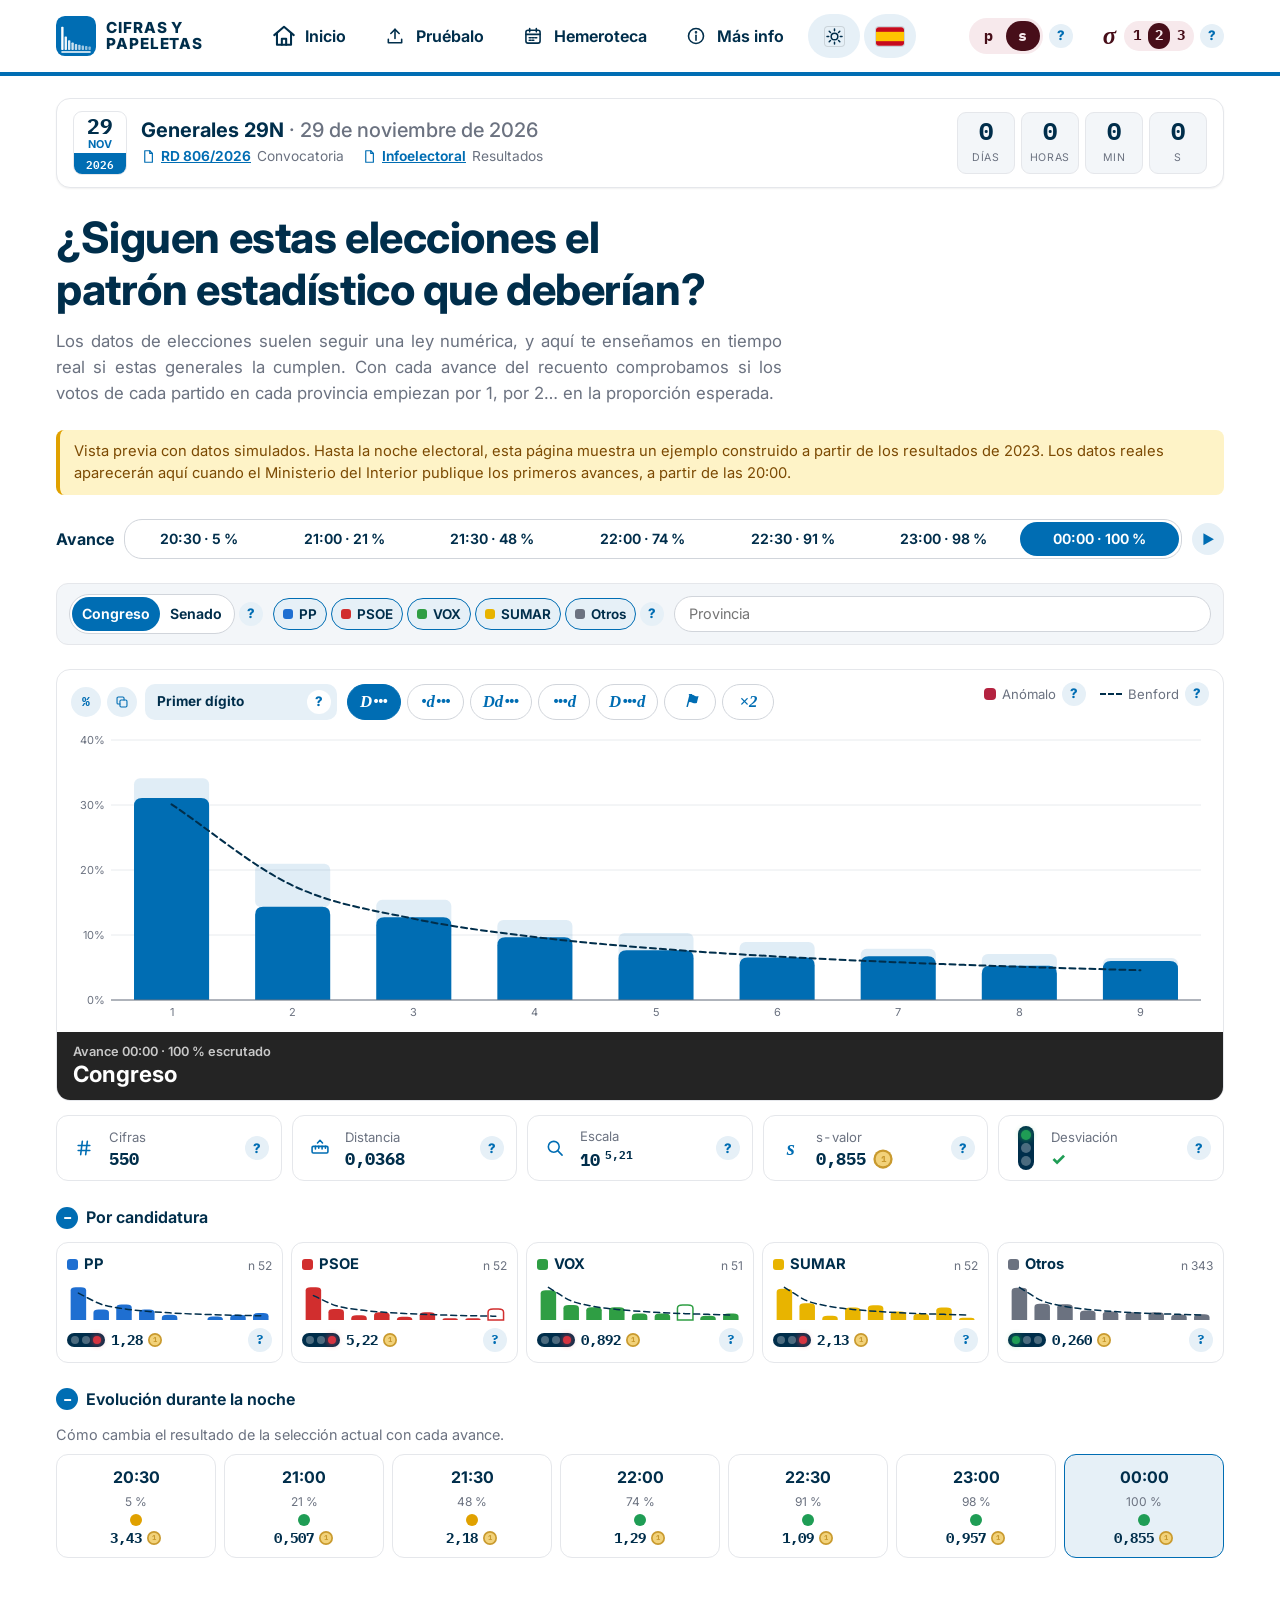
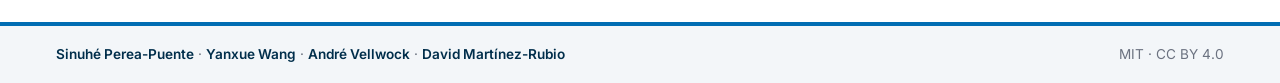
<file: actual/index.html>
<!doctype html>
<html lang="es">
  <head>
    <meta charset="utf-8" />
    <meta name="viewport" content="width=device-width, initial-scale=1, viewport-fit=cover" />
    <title>Generales 29N · Cifras y Papeletas</title>
    <meta
      name="description"
      content="Elecciones generales del 29 de noviembre de 2026: ¿siguen los votos la Ley de Benford? Avance hora a hora."
    />
    <meta name="author" content="Sinuhé Perea-Puente, Yanxue Wang, André Vellwock, David Martínez-Rubio" />
    <script>
      try {
        var t = localStorage.getItem("cyp-theme");
        if (t) document.documentElement.dataset.theme = t;
      } catch (e) {}
    </script>
    <link rel="preconnect" href="https://fonts.googleapis.com" />
    <link rel="preconnect" href="https://fonts.gstatic.com" crossorigin />
    <link
      rel="stylesheet"
      href="https://fonts.googleapis.com/css2?family=Inter:wght@400;500;600;650;700;750;800&family=IBM+Plex+Mono:wght@400;600;700&display=swap"
    />
    <link rel="stylesheet" href="../assets/style.css" />
  </head>
  <body>
    <header id="bar"></header>

    <main class="wrap">
      <section class="route" id="live">
        <div id="live-card"></div>
        <div class="head">
          <h1 data-i18n="live.h1"></h1>
          <p class="lead" data-i18n="live.lead"></p>
        </div>
        <p class="sim-banner" id="live-status"></p>
        <div class="hourbar">
          <span class="hourlab" data-i18n="live.hour"></span>
          <div class="radioseg hours" id="live-hours" role="radiogroup"></div>
          <button type="button" class="q hplay" id="live-play"></button>
        </div>
        <div class="filters" id="live-filters"></div>
        <div id="live-panel"></div>
        <details class="byparty-box" open>
          <summary><span class="plus"></span><span data-i18n="hem.byparty"></span></summary>
          <div class="byparty" id="live-parties"></div>
        </details>
        <details class="evo-box" open>
          <summary><span class="plus"></span><span data-i18n="live.evo"></span></summary>
          <div class="evo" id="live-evo"></div>
        </details>
      </section>
    </main>

    <footer class="site">
      <div class="wrap"><span id="authors"></span><span>MIT · CC BY 4.0</span></div>
    </footer>

    <script>
      window.CYP_BASE = "../";
    </script>
    <script src="../assets/core.js"></script>
    <script src="../data/elecciones/registro.js"></script>
    <script src="../data/elecciones/2026-11-29.js"></script>
    <script>
      (() => {
        const $ = (id) => document.getElementById(id);
        const T = CYP.t;
        Object.assign(CYP.I18N.es, {
          "live.h1": "¿Siguen estas elecciones el patrón estadístico que deberían?",
          "live.lead":
            "Los datos de elecciones suelen seguir una ley numérica, y aquí te enseñamos en tiempo real si estas generales la cumplen. Con cada avance del recuento comprobamos si los votos de cada partido en cada provincia empiezan por 1, por 2… en la proporción esperada.",
          "live.sim":
            "Vista previa con datos simulados. Hasta la noche electoral, esta página muestra un ejemplo construido a partir de los resultados de 2023. Los datos reales aparecerán aquí cuando el Ministerio del Interior publique los primeros avances, a partir de las 20:00.",
          "live.real": "Datos del Ministerio del Interior. Último avance: {h} ({p} escrutado).",
          "live.hour": "Avance",
          "live.counted": "escrutado",
          "live.evo": "Evolución durante la noche",
          "live.evo.note": "Cómo cambia el resultado de la selección actual con cada avance.",
        });
        Object.assign(CYP.I18N.en, {
          "live.h1": "Is this election following the statistical pattern it should?",
          "live.lead":
            "Election data usually follow a number law, and here we show you in real time whether this general election does. With every update of the count we check whether the votes of each party in each province start with 1, 2… in the expected proportion.",
          "live.sim":
            "Preview with simulated data. Until election night, this page shows an example built from the 2023 results. Real data will appear here once the Ministry of the Interior publishes the first updates, from 20:00.",
          "live.real": "Ministry of the Interior data. Latest update: {h} ({p} counted).",
          "live.hour": "Update",
          "live.counted": "counted",
          "live.evo": "Through the night",
          "live.evo.note": "How the result for the current selection changes with each update.",
        });
        const AUTHORS = [
          ["Sinuhé Perea-Puente", "0000-0002-5869-5701"],
          ["Yanxue Wang", "0009-0006-5523-5351"],
          ["André Vellwock", "0000-0001-8296-2032"],
          ["David Martínez-Rubio", "0000-0002-4345-5422"],
        ];
        const LIVE = window.CYP_LIVE || { updates: [], families: [] };
        const entry = (window.CYP_REGISTRY || []).find((r) => r.id === "2026-11-29");
        const st = {
          hour: Math.max(0, LIVE.updates.length - 1),
          camara: "congreso",
          prov: "",
          fam: Object.fromEntries([...LIVE.families.map((f) => f.id), "OTROS"].map((f) => [f, true])),
        };
        const rowsToRecords = (rows) => rows.map((r, i) => ({ v: r[5], row: i + 1, ctx: [r[2], r[3]].filter(Boolean).join(" · ") }));
        const select = (rows, famOnly) =>
          rows.filter(
            (r) =>
              r[0] === st.camara &&
              (!st.prov || r[2].split(":")[0] === st.prov) &&
              (famOnly ? r[4] === famOnly : (st.fam[r[4]] ?? st.fam.OTROS)),
          );
        const pct = (x) => CYP.fmt(100 * x, 0) + " %";
        const panel = new CYP.Panel($("live-panel"));
        CYP.route = "live";

        function card() {
          const cd = `<div class="countdown" aria-live="off">${["d", "h", "m", "s"].map((k) => `<div><b id="cd-${k}">—</b><span>${T("cd." + k)}</span></div>`).join("")}</div>`;
          $("live-card").innerHTML = entry ? CYP.electionCard({ ...entry, page: null }, null, "", cd) : "";
        }
        const TARGET = Date.parse("2026-11-29T20:00:00+01:00");
        function tick() {
          const ms = TARGET - Date.now(),
            pad = (x) => String(x).padStart(2, "0");
          if (!$("cd-d")) return;
          if (ms <= 0) {
            ["cd-d", "cd-h", "cd-m", "cd-s"].forEach((id) => {
              $(id).textContent = "0";
            });
            return;
          }
          const s = Math.floor(ms / 1000);
          $("cd-d").textContent = Math.floor(s / 86400);
          $("cd-h").textContent = pad(Math.floor((s % 86400) / 3600));
          $("cd-m").textContent = pad(Math.floor((s % 3600) / 60));
          $("cd-s").textContent = pad(s % 60);
        }
        function hours() {
          $("live-hours").innerHTML = LIVE.updates
            .map(
              (u, i) =>
                `<label><input type="radio" name="live-hour" value="${i}"${i === st.hour ? " checked" : ""}><span>${u.hora} · ${pct(u.escrutado)}</span></label>`,
            )
            .join("");
          $("live-hours")
            .querySelectorAll("input")
            .forEach((n) =>
              n.addEventListener("change", () => {
                st.hour = +n.value;
                update();
              }),
            );
          const last = LIVE.updates[LIVE.updates.length - 1];
          $("live-status").textContent = LIVE.simulated
            ? T("live.sim")
            : last
              ? T("live.real", { h: last.hora, p: pct(last.escrutado) })
              : "";
          $("live-status").classList.toggle("real", !LIVE.simulated);
        }
        function filters() {
          const rows = LIVE.updates[st.hour] ? LIVE.updates[st.hour].rows : [];
          const provs = [...new Set(rows.map((r) => r[2].split(":")[0]))].sort((a, b) => a.localeCompare(b, "es"));
          const rad = (id) =>
            `<label><input type="radio" name="live-cam" data-cam="${id}"${st.camara === id ? " checked" : ""}><span>${T(id)}</span></label>`;
          const chip = (id, label, sw) =>
            `<label class="chip"><input type="checkbox" data-fam="${id}"${st.fam[id] ? " checked" : ""}><span class="sw" style="background:${sw}"></span>${label}</label>`;
          $("live-filters").innerHTML =
            `<div class="fg"><div class="radioseg" role="radiogroup" aria-label="${T("hem.camara")}">${rad("congreso")}${rad("senado")}</div>${CYP.q("q.camara")}</div>
      <div class="fg">${LIVE.families.map((f) => chip(f.id, f.id, f.colour)).join("")}${chip("OTROS", T("OTROS"), "var(--muted)")}${CYP.q("q.family")}</div>
      <div class="fg grow"><input type="search" list="live-provs" placeholder="${T("hem.prov")}" value="${CYP.esc(st.prov)}" aria-label="${T("hem.prov")}"><datalist id="live-provs">${provs.map((p) => `<option value="${CYP.esc(p)}">`).join("")}</datalist></div>`;
          $("live-filters")
            .querySelectorAll("[data-cam]")
            .forEach((n) =>
              n.addEventListener("change", () => {
                st.camara = n.dataset.cam;
                update();
              }),
            );
          $("live-filters")
            .querySelectorAll("[data-fam]")
            .forEach((n) =>
              n.addEventListener("change", () => {
                st.fam[n.dataset.fam] = n.checked;
                update();
              }),
            );
          const ps = $("live-filters").querySelector("input[type=search]");
          ps.addEventListener("change", () => {
            st.prov = provs.includes(ps.value.trim()) ? ps.value.trim() : "";
            if (!st.prov) ps.value = "";
            update();
          });
        }
        function label() {
          const fams = Object.keys(st.fam).filter((k) => st.fam[k]);
          const allF = fams.length === Object.keys(st.fam).length;
          return [T(st.camara), allF ? null : fams.map((f) => (f === "OTROS" ? T("OTROS") : f)).join(", "), st.prov]
            .filter(Boolean)
            .join(" · ");
        }
        function parties(rows) {
          $("live-parties").innerHTML = [...LIVE.families, { id: "OTROS", colour: CYP.cssVar("--muted") }]
            .filter((f) => st.fam[f.id])
            .map((f) => {
              const res = CYP.analyse(rowsToRecords(select(rows, f.id)), {}),
                t = res.tests.d1,
                name = f.id === "OTROS" ? T("OTROS") : f.id;
              const head = `<div class="ph"><b><span class="sw" style="background:${f.colour}"></span>${name}</b><small>n ${CYP.count(res.n)}</small></div>`;
              return t
                ? `<div class="pcard">${head}${CYP.sparkline(t, f.colour)}<div class="pf">${CYP.sema(t)}<span class="sv">${CYP.sigValue(t)}</span>${CYP.sigQ(t)}</div></div>`
                : `<div class="pcard">${head}</div>`;
            })
            .join("");
        }
        function evolution() {
          $("live-evo").innerHTML = `<p class="status">${T("live.evo.note")}</p><div class="evo-grid">${LIVE.updates
            .map((u, i) => {
              const t = CYP.analyse(rowsToRecords(select(u.rows)), {}).tests.d1;
              return `<button type="button" class="evo-cell${i === st.hour ? " on" : ""}" data-h="${i}"><b>${u.hora}</b><small>${pct(u.escrutado)}</small>${t ? `<span class="lampdot ${CYP.lamp(t.conformity)}"></span><span class="sv">${CYP.sigValue(t)}</span>` : "—"}</button>`;
            })
            .join("")}</div>`;
          $("live-evo")
            .querySelectorAll("[data-h]")
            .forEach((b) =>
              b.addEventListener("click", () => {
                st.hour = +b.dataset.h;
                update();
              }),
            );
        }
        function update() {
          const u = LIVE.updates[st.hour];
          hours();
          filters();
          if (!u) {
            panel.set({ kind: "numbers", records: [], name: "—" });
            return;
          }
          panel.set({
            kind: "numbers",
            records: rowsToRecords(select(u.rows)),
            name: label(),
            kicker: `${T("live.hour")} ${u.hora} · ${pct(u.escrutado)} ${T("live.counted")}`,
          });
          parties(u.rows);
          evolution();
        }
        let playing = 0;
        function playBtn() {
          const b = $("live-play");
          b.textContent = playing ? "❚❚" : "▶";
          b.title = T(playing ? "pause" : "play");
          b.setAttribute("aria-label", b.title);
        }
        $("live-play").addEventListener("click", () => {
          if (playing) {
            clearInterval(playing);
            playing = 0;
            playBtn();
            return;
          }
          st.hour = 0;
          update();
          playing = setInterval(() => {
            if (st.hour >= LIVE.updates.length - 1) {
              clearInterval(playing);
              playing = 0;
              playBtn();
              return;
            }
            st.hour++;
            update();
          }, 1800);
          playBtn();
        });
        function renderAll() {
          CYP.applyI18n();
          CYP.renderBar();
          card();
          tick();
          update();
          playBtn();
          $("authors").innerHTML = AUTHORS.map(
            ([n, o]) => `<a href="https://orcid.org/${o}" target="_blank" rel="noopener" title="ORCID ${o}">${n}</a>`,
          ).join(" · ");
        }
        document.addEventListener("cyp:change", renderAll);
        document.addEventListener("cyp:redraw", () => {
          const u = LIVE.updates[st.hour];
          if (u) {
            parties(u.rows);
            evolution();
          }
        });
        renderAll();
        setInterval(tick, 1000);
      })();
    </script>
  </body>
</html>
</file>
<file: assets/style.css>
/* Layout: one white header line (logo · four tabs · flag · p/s) over a blue rule, as on ubu.es;
   every tab reuses one panel (chart card with test pills and floating legend, black caption, five indicator boxes). */
:root {
  --bg: #ffffff;
  --surface: #ffffff;
  --surface-2: #f3f6f9;
  --sky: #e6f0f7;
  --line: #e5e7eb;
  --field: #d1d5db;
  --ink: #002e4b;
  --text: #1f2937;
  --muted: #6b7280;
  --blue: #006db3;
  --blue-strong: #004d7f;
  --nav: #006db3;
  --on-blue: #ffffff;
  --wine: #470e19;
  --wine-bg: #f7e9ec;
  --caption: rgba(0, 0, 0, 0.86);
  --foot-a: #002b47;
  --foot-b: #006db3;
  --bar: #006db3;
  --bar-out: #b42340;
  --expected: #002e4b;
  --band: rgba(0, 109, 179, 0.12);
  --grid: #e8ebee;
  --ok: #14532d;
  --ok-bg: #dcfce7;
  --warn: #7c4a03;
  --warn-bg: #fef3c7;
  --crit: #9f1239;
  --crit-bg: #ffe4e6;
  --zone-ok: #f1f8f4;
  --zone-warn: #fdf7e7;
  --zone-crit: #fdf0f2;
  --coin: #c99a2e;
  --coin-face: #f2d27a;
  --lamp-g: #1f9d55;
  --lamp-a: #e0a100;
  --lamp-r: #d63340;
  --lamp-off: #d7dde3;
  --shadow: 0 1px 2px rgba(0, 0, 0, 0.06);
  --font: "Inter", "Segoe UI", system-ui, -apple-system, sans-serif;
  --mono: "IBM Plex Mono", ui-monospace, Menlo, monospace;
}
@media (prefers-color-scheme: dark) {
  :root:not([data-theme="light"]) {
    --bg: #0d1820;
    --surface: #13222e;
    --surface-2: #182b3a;
    --sky: #173349;
    --line: #263b4c;
    --field: #2f475a;
    --ink: #e7f0f7;
    --text: #d4dee7;
    --muted: #9aabba;
    --blue: #4ea6e6;
    --blue-strong: #86c4ef;
    --nav: #0b4f80;
    --wine: #f3c1cb;
    --wine-bg: #3b1821;
    --caption: rgba(0, 0, 0, 0.9);
    --foot-a: #061523;
    --foot-b: #0b4f80;
    --bar: #3d95d6;
    --bar-out: #e5506f;
    --expected: #e7f0f7;
    --band: rgba(78, 166, 230, 0.16);
    --grid: #20354a;
    --ok: #86efac;
    --ok-bg: #143323;
    --warn: #fcd34d;
    --warn-bg: #3a2c0c;
    --crit: #fda4af;
    --crit-bg: #3f1520;
    --zone-ok: #142a22;
    --zone-warn: #2c2612;
    --zone-crit: #2e1820;
    --coin: #d8ad45;
    --coin-face: #8a6a1c;
    --lamp-off: #2c4052;
    --shadow: 0 1px 2px rgba(0, 0, 0, 0.4);
    color-scheme: dark;
  }
}
:root[data-theme="dark"] {
  --bg: #0d1820;
  --surface: #13222e;
  --surface-2: #182b3a;
  --sky: #173349;
  --line: #263b4c;
  --field: #2f475a;
  --ink: #e7f0f7;
  --text: #d4dee7;
  --muted: #9aabba;
  --blue: #4ea6e6;
  --blue-strong: #86c4ef;
  --nav: #0b4f80;
  --wine: #f3c1cb;
  --wine-bg: #3b1821;
  --caption: rgba(0, 0, 0, 0.9);
  --foot-a: #061523;
  --foot-b: #0b4f80;
  --bar: #3d95d6;
  --bar-out: #e5506f;
  --expected: #e7f0f7;
  --band: rgba(78, 166, 230, 0.16);
  --grid: #20354a;
  --ok: #86efac;
  --ok-bg: #143323;
  --warn: #fcd34d;
  --warn-bg: #3a2c0c;
  --crit: #fda4af;
  --crit-bg: #3f1520;
  --zone-ok: #142a22;
  --zone-warn: #2c2612;
  --zone-crit: #2e1820;
  --coin: #d8ad45;
  --coin-face: #8a6a1c;
  --lamp-off: #2c4052;
  --shadow: 0 1px 2px rgba(0, 0, 0, 0.4);
  color-scheme: dark;
}

* {
  box-sizing: border-box;
}
html {
  scroll-padding-top: 90px;
}
body {
  margin: 0;
  background: var(--bg);
  color: var(--text);
  font: 400 16px/1.55 var(--font);
  -webkit-font-smoothing: antialiased;
}
body::before {
  content: "";
  position: fixed;
  inset: 0 0 auto;
  height: env(safe-area-inset-top, 0px);
  z-index: 30;
  background: var(--bg);
}
a {
  color: var(--blue);
}
a:hover {
  color: var(--blue-strong);
}
button {
  font: inherit;
}
:focus-visible {
  outline: 3px solid var(--blue);
  outline-offset: 2px;
  border-radius: 6px;
}
h1,
h2,
h3,
h4 {
  color: var(--ink);
  line-height: 1.2;
  margin: 0;
  text-wrap: balance;
}
h1 {
  font-size: clamp(1.8rem, 1.3rem + 2vw, 2.7rem);
  font-weight: 750;
  letter-spacing: -0.01em;
}
h2 {
  font-size: clamp(1.35rem, 1.15rem + 0.8vw, 1.8rem);
  font-weight: 700;
}
h3 {
  font-size: 1.15rem;
  font-weight: 700;
}
p {
  margin: 0;
}
code,
.data {
  font-family: var(--mono);
}
table,
.figstrip,
.countdown {
  font-variant-numeric: tabular-nums;
}
.wrap {
  max-width: 1200px;
  margin: 0 auto;
  padding-left: max(16px, env(safe-area-inset-left, 0px));
  padding-right: max(16px, env(safe-area-inset-right, 0px));
}
[hidden] {
  display: none !important;
}
.sr-only {
  position: absolute;
  width: 1px;
  height: 1px;
  overflow: hidden;
  clip: rect(0 0 0 0);
  white-space: nowrap;
}

/* header: one line */
#bar {
  position: sticky;
  top: env(safe-area-inset-top, 0px);
  z-index: 20;
  background: var(--bg);
  border-bottom: 4px solid var(--blue);
}
.bar-in {
  display: flex;
  align-items: center;
  gap: 18px;
  min-height: 72px;
}
.brand {
  display: flex;
  align-items: center;
  gap: 10px;
  text-decoration: none;
  color: var(--ink);
  flex: none;
}
.brand .name {
  font-weight: 800;
  font-size: 0.95rem;
  letter-spacing: 0.06em;
  line-height: 1.05;
}
.tabs {
  display: flex;
  gap: 4px;
  flex: 1;
  justify-content: center;
  align-items: center;
  min-width: 0;
}
.tabs a {
  display: flex;
  align-items: center;
  gap: 8px;
  height: 44px;
  padding: 0 16px;
  border-radius: 999px;
  color: var(--ink);
  font-weight: 650;
  text-decoration: none;
  white-space: nowrap;
}
.tabs a:hover {
  background: var(--sky);
  color: var(--ink);
}
.tabs a[aria-current="page"] {
  background: var(--blue);
  color: #fff;
}
.tabs .ic {
  display: grid;
  place-items: center;
  width: 26px;
  height: 26px;
}
.flag {
  border: 0;
  background: var(--sky);
  height: 44px;
  width: 52px;
  border-radius: 999px;
  cursor: pointer;
  display: grid;
  place-items: center;
  flex: none;
  padding: 0;
}
.flag:hover {
  background: var(--line);
}
.flag svg {
  border-radius: 3px;
  box-shadow: 0 0 0 1px rgba(0, 0, 0, 0.12);
  display: block;
}
.ctl {
  display: flex;
  align-items: center;
  gap: 6px;
  flex: none;
}
.flag.themebtn {
  color: var(--ink);
  margin-left: 4px;
}
.ctlgap {
  width: 18px;
}
.sigl {
  font:
    italic 700 1.55rem/1 Georgia,
    "Times New Roman",
    serif;
  color: var(--wine);
  margin-right: 2px;
}
i.warn {
  display: inline-block;
  width: 1.05em;
  height: 1.05em;
  vertical-align: -0.15em;
  background: url("data:image/svg+xml,%3Csvg xmlns='http://www.w3.org/2000/svg' viewBox='0 0 24 24'%3E%3Cpath d='M10.3 3.6a2 2 0 0 1 3.4 0l8.1 14.1a2 2 0 0 1-1.7 3H3.9a2 2 0 0 1-1.7-3z' fill='%23e0a100'/%3E%3Cpath d='M12 8.6v5.6' stroke='%23fff' stroke-width='2.4' stroke-linecap='round'/%3E%3Ccircle cx='12' cy='17.4' r='1.4' fill='%23fff'/%3E%3C/svg%3E")
    center / contain no-repeat;
  font-style: normal;
}
.ctl .seg.sig button {
  width: auto;
  padding: 0 7px;
  font-size: 0.85rem;
}
.seg {
  display: flex;
  background: var(--wine-bg);
  border-radius: 999px;
  padding: 3px;
}
.seg button {
  border: 0;
  background: transparent;
  color: var(--wine);
  font: 700 0.95rem/1 var(--mono);
  width: 34px;
  height: 30px;
  border-radius: 999px;
  cursor: pointer;
}
.seg button[aria-pressed="true"] {
  background: var(--wine);
  color: var(--wine-bg);
}
@media (max-width: 1180px) {
  .tabs .lbl {
    display: none;
  }
  .tabs a {
    padding: 0 12px;
  }
}
@media (max-width: 760px) {
  .bar-in {
    flex-wrap: wrap;
    row-gap: 0;
    padding-block: 4px;
  }
  .ctl {
    width: 100%;
    justify-content: flex-end;
    padding-bottom: 6px;
  }
}
@media (max-width: 560px) {
  .brand .name {
    display: none;
  }
  .brand svg {
    width: 34px;
    height: 34px;
  }
  .bar-in {
    gap: 6px;
    min-height: 56px;
  }
  .tabs {
    justify-content: flex-start;
    gap: 0;
  }
  .tabs a {
    padding: 0 7px;
    height: 40px;
  }
  .flag {
    width: 42px;
    height: 38px;
  }
  .flag svg {
    width: 24px;
    height: 16px;
  }
  .seg button {
    width: 26px;
    height: 28px;
  }
  .ctl {
    gap: 3px;
  }
}

/* sections */
.route {
  padding-block: 22px 64px;
  display: grid;
  gap: 24px;
}
.head {
  display: grid;
  gap: 12px;
}
.lead {
  color: var(--muted);
  max-width: 66ch;
  font-size: 1.05rem;
  text-align: justify;
  hyphens: auto;
  -webkit-hyphens: auto;
}
.countdown {
  display: flex;
  gap: 10px;
  flex-wrap: wrap;
}
.countdown div {
  background: var(--surface-2);
  border: 1px solid var(--line);
  border-radius: 10px;
  padding: 10px 14px;
  min-width: 78px;
  text-align: center;
}
.countdown b {
  display: block;
  font: 700 clamp(1.6rem, 1.2rem + 1.6vw, 2.4rem) / 1 var(--mono);
  color: var(--ink);
}
.countdown span {
  font-size: 0.78rem;
  color: var(--muted);
  text-transform: uppercase;
  letter-spacing: 0.06em;
}
.btn {
  display: inline-flex;
  align-items: center;
  justify-content: center;
  gap: 8px;
  border: 0;
  cursor: pointer;
  text-decoration: none;
  font-weight: 650;
  padding: 0 22px;
  height: 48px;
  border-radius: 999px;
  background: var(--blue);
  color: #fff;
  white-space: nowrap;
}
.btn:hover {
  background: var(--blue-strong);
  color: #fff;
}

/* panel */
.panel {
  display: grid;
  gap: 14px;
  min-width: 0;
}
.herocard {
  border-radius: 14px;
  overflow: hidden;
  border: 1px solid var(--line);
  background: var(--surface);
}
.stage {
  padding: 12px 14px 4px;
  display: grid;
  grid-template-columns: minmax(0, 1fr);
  gap: 6px;
}
.stage > *,
.pillbox,
.subnav {
  min-width: 0;
}
.stage-top {
  display: flex;
  gap: 10px 16px;
  align-items: flex-start;
  justify-content: space-between;
  flex-wrap: wrap;
}
.pillbox {
  display: flex;
  gap: 8px;
  align-items: center;
  min-width: 0;
  max-width: 100%;
}
.tabname {
  flex: none;
  width: 12rem;
  height: 36px;
  display: flex;
  align-items: center;
  justify-content: space-between;
  gap: 6px;
  border-radius: 10px;
  background: var(--sky);
  font-size: 0.85rem;
  font-weight: 700;
  color: var(--ink);
  line-height: 1.1;
  padding: 0 6px 0 12px;
}
.tabname .q {
  background: var(--surface);
}
.subnav {
  display: flex;
  gap: 6px;
  overflow-x: auto;
  scrollbar-width: thin;
  padding: 2px;
}
.subnav button {
  flex: none;
  border: 1px solid var(--field);
  cursor: pointer;
  border-radius: 999px;
  height: 36px;
  min-width: 52px;
  padding: 0 12px;
  background: var(--surface);
  color: var(--blue);
  font:
    italic 600 1.05rem/1 "Cambria Math",
    "STIX Two Math",
    Georgia,
    serif;
  display: inline-flex;
  align-items: center;
  justify-content: center;
}
.subnav button[aria-selected="true"] {
  background: var(--blue);
  border-color: var(--blue);
  color: #fff;
}
.cdots {
  font-style: normal;
  font-weight: 900;
  font-size: 1.45em;
  letter-spacing: -0.06em;
  line-height: 0;
  position: relative;
  top: -0.04em;
  margin: 0 0.04em;
}
.legend-box {
  display: flex;
  gap: 6px 14px;
  align-items: center;
  flex-wrap: wrap;
  justify-content: flex-end;
  font-size: 0.82rem;
  color: var(--muted);
  margin-left: auto;
}
.legend-box .li {
  display: inline-flex;
  align-items: center;
  gap: 6px;
  white-space: nowrap;
}
.legend-box i {
  display: inline-block;
  flex: none;
}
.sw-out {
  width: 12px;
  height: 12px;
  border-radius: 4px;
  background: var(--bar-out);
}
.sw-exp {
  width: 22px;
  height: 0;
  border-top: 2.5px dashed var(--expected);
}
.seg.sig {
  padding: 2px;
}
.seg.sig button {
  width: auto;
  padding: 0 8px;
  height: 26px;
  font-size: 0.8rem;
}
.copied {
  font-weight: 650;
  color: var(--ok);
  font-size: 0.8rem;
}
.copied:empty {
  display: none;
}
details.dd {
  position: relative;
}
details.dd > summary {
  margin: 0 !important;
  font-family: var(--mono);
}
details.dd[open] > summary {
  background: var(--blue);
  color: #fff;
}
.dd-body {
  position: absolute;
  left: 0;
  top: 36px;
  z-index: 12;
  background: var(--surface);
  border: 1px solid var(--line);
  border-radius: 10px;
  box-shadow: 0 8px 28px rgba(0, 0, 0, 0.18);
  max-height: 320px;
  overflow: auto;
  min-width: 230px;
}
.dd-body table {
  font-size: 0.82rem;
}
.dd-body th,
.dd-body td {
  padding: 5px 10px;
}
.caption {
  background: var(--caption);
  color: #fff;
  padding: 12px 16px;
  display: flex;
  align-items: center;
  gap: 12px;
}
.caption .ttl {
  flex: 1;
  min-width: 0;
  font-weight: 700;
  font-size: clamp(1.02rem, 0.9rem + 0.7vw, 1.4rem);
  line-height: 1.2;
}
.caption .kicker {
  display: block;
  font-size: 0.8rem;
  font-weight: 600;
  opacity: 0.75;
  margin-bottom: 2px;
}
.round {
  width: 38px;
  height: 38px;
  flex: none;
  border-radius: 50%;
  border: 2px solid #fff;
  background: transparent;
  color: #fff;
  cursor: pointer;
  font-size: 1.2rem;
  line-height: 1;
  display: grid;
  place-items: center;
}
.round:hover {
  background: rgba(255, 255, 255, 0.15);
}
.round.pause {
  width: 32px;
  height: 32px;
  font-size: 0.72rem;
  letter-spacing: -0.1em;
  border-width: 1.5px;
  margin-right: 28px;
}
.dots {
  display: flex;
  gap: 6px;
}
.dots i {
  width: 8px;
  height: 8px;
  border-radius: 50%;
  background: rgba(255, 255, 255, 0.45);
}
.dots i.on {
  background: #fff;
}

/* five indicator boxes */
.figstrip {
  display: grid;
  grid-template-columns: repeat(5, minmax(0, 1fr));
  gap: 10px;
}
.figtools {
  display: flex;
  align-items: center;
  gap: 6px;
  position: relative;
  flex: none;
}
.figtools:empty {
  display: none;
}
.figtools .q {
  width: 30px;
  height: 30px;
}
.figtools .copied {
  position: absolute;
  left: 0;
  top: 40px;
  white-space: nowrap;
  z-index: 13;
  background: var(--surface);
  padding: 2px 6px;
  border-radius: 6px;
  box-shadow: var(--shadow);
}
.fig {
  display: grid;
  grid-template-columns: 30px minmax(0, 1fr) auto;
  grid-template-rows: auto auto;
  column-gap: 10px;
  align-items: center;
  padding: 10px 12px;
  border: 1px solid var(--line);
  border-radius: 12px;
  background: var(--surface);
  min-width: 0;
}
.fig .sym {
  grid-row: span 2;
  color: var(--blue);
  display: grid;
  place-items: center;
  font: 700 1.15rem var(--mono);
}
.fig .ltr {
  font:
    italic 700 1.3rem Georgia,
    serif;
}
.fig .k {
  color: var(--muted);
  font-size: 0.82rem;
  white-space: nowrap;
  overflow: hidden;
  text-overflow: ellipsis;
}
.fig .v {
  grid-column: 2;
  font: 700 1.05rem var(--mono);
  color: var(--ink);
  display: inline-flex;
  align-items: center;
  gap: 6px;
  white-space: nowrap;
  min-width: 0;
}
.fig .v sup {
  font-size: 0.68em;
  margin-left: 0.42em;
}
.fig .q {
  grid-row: 1 / span 2;
  grid-column: 3;
}
.fig .state {
  font: 800 1.05rem var(--font);
  letter-spacing: -0.04em;
}
.state.g {
  color: var(--lamp-g);
}
.state.a {
  color: var(--warn);
}
.state.r {
  color: var(--lamp-r);
}
.sema {
  border: 0;
  padding: 4px 3px;
  border-radius: 9px;
  background: var(--ink);
  display: grid;
  gap: 3px;
  cursor: pointer;
}
.sema i {
  width: 10px;
  height: 10px;
  border-radius: 50%;
  background: var(--lamp-off);
  opacity: 0.35;
}
.sema i.on {
  opacity: 1;
  box-shadow: 0 0 6px currentColor;
}
.sema i.g.on {
  background: var(--lamp-g);
  color: var(--lamp-g);
}
.sema i.a.on {
  background: var(--lamp-a);
  color: var(--lamp-a);
}
.sema i.r.on {
  background: var(--lamp-r);
  color: var(--lamp-r);
}
.lamp {
  display: inline-block;
  width: 10px;
  height: 10px;
  border-radius: 50%;
  vertical-align: -1px;
}
.lamp.g {
  background: var(--lamp-g);
}
.lamp.a {
  background: var(--lamp-a);
}
.lamp.r {
  background: var(--lamp-r);
}
@media (max-width: 860px) {
  .figstrip {
    gap: 6px;
  }
  .fig {
    grid-template-columns: minmax(0, 1fr) auto;
    grid-template-rows: auto auto auto;
    padding: 8px 6px 7px;
    row-gap: 3px;
    justify-items: center;
    text-align: center;
    position: relative;
  }
  .fig .sym {
    grid-row: 1;
    grid-column: 1 / span 2;
  }
  .fig .v {
    grid-row: 2;
    grid-column: 1 / span 2;
    font-size: 0.82rem;
    gap: 3px;
  }
  .fig .k {
    grid-row: 3;
    grid-column: 1 / span 2;
    font-size: 0.68rem;
    max-width: 100%;
  }
  .fig .q {
    position: absolute;
    top: 3px;
    right: 3px;
    width: 18px;
    height: 18px;
    font-size: 0.68rem;
  }
  .fig .state {
    font-size: 0.74rem;
  }
  .fig .coin {
    width: 16px;
    height: 16px;
  }
}
@media (max-width: 480px) {
  .fig {
    padding: 8px 2px 7px;
  }
  .fig .k {
    font-size: 0.62rem;
    overflow: visible;
  }
  .caption .dots {
    display: none;
  }
  .caption {
    padding: 10px 12px;
    gap: 8px;
  }
}
@media (max-width: 400px) {
  .fig .v {
    font-size: 0.74rem;
  }
  .fig .ico {
    width: 18px;
    height: 18px;
  }
}

.detail {
  display: grid;
  gap: 12px;
  min-width: 0;
}
.detail:empty {
  display: none;
}
.dups {
  display: grid;
  align-content: start;
  gap: 6px;
  padding: 4px 4px 0;
  height: 300px;
  overflow-y: auto;
}
.dups > .drow {
  display: grid;
  grid-template-columns: minmax(64px, auto) minmax(60px, 1fr) 52px minmax(0, 1.3fr);
  gap: 10px;
  align-items: center;
  font-size: 0.86rem;
}
.dups .data:first-child {
  text-align: right;
}
.dtrack {
  display: block;
  min-width: 0;
}
.dbar {
  display: block;
  height: 14px;
  border-radius: 7px;
  background: var(--bar);
}
.dctx {
  color: var(--muted);
  font-size: 0.78rem;
  white-space: nowrap;
  overflow: hidden;
  text-overflow: ellipsis;
  display: flex;
  gap: 5px;
  min-width: 0;
}
.dc {
  background: var(--surface-2);
  border: 1px solid var(--line);
  border-radius: 999px;
  padding: 1px 8px;
  overflow: hidden;
  text-overflow: ellipsis;
  min-width: 0;
  flex: 0 1 auto;
}
.dctx.in {
  animation: dfade 0.5s ease;
}
@keyframes dfade {
  from {
    opacity: 0;
    transform: translateY(4px);
  }
  to {
    opacity: 1;
    transform: none;
  }
}
@media (max-width: 600px) {
  .dups > .drow {
    grid-template-columns: minmax(54px, auto) minmax(40px, 1fr) 44px;
  }
  .dctx {
    grid-column: 1 / -1;
    padding-left: 4px;
    margin-top: -4px;
  }
}

.q {
  width: 24px;
  height: 24px;
  flex: none;
  border-radius: 50%;
  border: 0;
  background: var(--sky);
  color: var(--blue);
  font-weight: 800;
  font-size: 0.82rem;
  line-height: 1;
  cursor: pointer;
  display: inline-grid;
  place-items: center;
  padding: 0;
  list-style: none;
}
.q:hover,
.q[aria-expanded="true"] {
  background: var(--blue);
  color: #fff;
}
.q.copy .ico {
  width: 14px;
  height: 14px;
}
.popover {
  position: fixed;
  z-index: 60;
  max-width: min(350px, calc(100vw - 20px));
  background: var(--surface);
  color: var(--text);
  border: 1px solid var(--line);
  border-radius: 10px;
  box-shadow: 0 8px 28px rgba(0, 0, 0, 0.18);
  padding: 12px 14px;
  font-size: 0.9rem;
  line-height: 1.45;
}
.popover b {
  color: var(--ink);
}
.popover i {
  color: var(--muted);
}
.tooltip {
  position: fixed;
  z-index: 55;
  pointer-events: none;
  background: var(--ink);
  color: var(--bg);
  padding: 7px 10px;
  border-radius: 8px;
  font: 12px/1.4 var(--mono);
  max-width: 300px;
  white-space: nowrap;
}
.tooltip b {
  color: inherit;
  font-size: 13px;
}

.tag {
  display: inline-flex;
  align-items: center;
  gap: 6px;
  font-weight: 600;
  font-size: 0.82rem;
  padding: 4px 10px;
  border-radius: 999px;
  background: var(--sky);
  color: var(--ink);
  white-space: nowrap;
}
.tag.ok {
  background: var(--ok-bg);
  color: var(--ok);
}
.tag.warn {
  background: var(--warn-bg);
  color: var(--warn);
}
.tag.crit {
  background: var(--crit-bg);
  color: var(--crit);
}
.tags {
  display: flex;
  gap: 8px;
  flex-wrap: wrap;
  align-items: center;
}
.coin {
  vertical-align: middle;
  flex: none;
}
.coin-rim {
  fill: var(--coin);
}
.coin-face {
  fill: var(--coin-face);
}
.coin-mark {
  fill: var(--coin);
  font: 700 10px var(--mono);
}
.crit-text {
  color: var(--crit);
  font-weight: 700;
}
.status {
  font-size: 0.9rem;
  color: var(--muted);
}

details > summary {
  cursor: pointer;
  list-style: none;
  display: flex;
  align-items: center;
  gap: 8px;
  font-weight: 650;
  color: var(--ink);
}
details > summary::-webkit-details-marker {
  display: none;
}
.plus {
  width: 22px;
  height: 22px;
  border-radius: 50%;
  background: var(--sky);
  color: var(--blue);
  display: inline-grid;
  place-items: center;
  font-weight: 800;
  font-size: 0.85rem;
}
details[open] > summary .plus {
  background: var(--blue);
  color: #fff;
}
details[open] > summary .plus::before {
  content: "−";
}
details:not([open]) > summary .plus::before {
  content: "+";
}
details[open] > summary {
  margin-bottom: 12px;
}

/* charts */
.chart {
  width: 100%;
  overflow-x: auto;
}
.chart svg {
  display: block;
  max-width: none;
}
.chart text {
  fill: var(--muted);
  font: 11px var(--font);
}
.chart .title {
  fill: var(--ink);
  font-weight: 650;
  font-size: 12px;
}
.gridline {
  stroke: var(--grid);
  stroke-width: 1;
}
.axis {
  stroke: var(--muted);
  stroke-width: 1;
}
.bar {
  fill: var(--bar);
}
.bar.out {
  fill: var(--bar-out);
}
.bandrect {
  fill: var(--band);
}
.expected {
  stroke: var(--expected);
  stroke-width: 2;
  stroke-dasharray: 6 4;
  fill: none;
  stroke-linecap: round;
}
.hit {
  fill: transparent;
  cursor: crosshair;
}
.chart .cell-text {
  font: 10.5px var(--mono);
}
.dbar3 {
  stroke: #b3a300;
  stroke-width: 0.6;
}
.legbg {
  fill: var(--surface);
  stroke: var(--line);
}
.spark {
  display: block;
}
.table-wrap {
  overflow: auto;
  border: 1px solid var(--line);
  border-radius: 10px;
}
table {
  border-collapse: collapse;
  width: 100%;
  font-size: 0.88rem;
}
th,
td {
  padding: 8px 12px;
  text-align: right;
  border-bottom: 1px solid var(--line);
  white-space: nowrap;
}
th:first-child,
td:first-child {
  text-align: left;
}
th {
  color: var(--muted);
  font-weight: 600;
  background: var(--surface-2);
}
td.text {
  text-align: left;
  white-space: normal;
  min-width: 160px;
}
tr:last-child td {
  border-bottom: 0;
}
.imgstage {
  border-radius: 10px;
  overflow: hidden;
  height: 300px;
  display: grid;
  place-items: center;
  background: var(--surface-2);
}
.imgstage canvas {
  display: block;
  max-width: 100%;
  max-height: 300px;
  width: auto;
  height: auto;
}
.chart.main {
  min-height: 300px;
}
.legend-box .scale {
  gap: 6px;
}
.scale .ramp {
  width: 90px;
  height: 10px;
  border-radius: 6px;
}
.scale select {
  height: 30px;
  padding: 0 10px;
  font-size: 0.8rem;
}
select,
input[type="number"],
input[type="search"] {
  font: inherit;
  height: 40px;
  padding: 0 14px;
  border-radius: 999px;
  border: 1px solid var(--field);
  background: var(--surface);
  color: var(--text);
  min-width: 0;
}

/* election cards: identical on Inicio and Hemeroteca */
.card {
  background: var(--surface);
  border: 1px solid var(--line);
  border-radius: 14px;
  box-shadow: var(--shadow);
  min-width: 0;
}
.ecard {
  display: grid;
  min-width: 0;
}
.ehead {
  display: grid;
  grid-template-columns: auto minmax(0, 1fr);
  gap: 14px;
  align-items: center;
  padding: 12px 16px;
}
.ehead.has-side {
  grid-template-columns: auto minmax(0, 1fr) auto;
}
.emain {
  display: grid;
  gap: 4px;
  min-width: 0;
}
.emain h2 {
  font-size: clamp(1.02rem, 0.95rem + 0.4vw, 1.25rem);
  font-weight: 700;
  min-width: 0;
}
.eside .countdown {
  gap: 6px;
  flex-wrap: nowrap;
}
.eside .countdown div {
  min-width: 58px;
  padding: 6px 8px;
  border-radius: 9px;
}
.eside .countdown b {
  font-size: 1.5rem;
}
.eside .countdown span {
  font-size: 0.66rem;
}
.edate {
  font-weight: 500;
  color: var(--muted);
  white-space: nowrap;
}
.cal-mini {
  width: 54px;
  border: 1px solid var(--line);
  border-radius: 9px;
  text-align: center;
  overflow: hidden;
  display: grid;
  background: var(--surface);
}
.cal-mini b {
  font: 700 1.3rem/1.05 var(--mono);
  color: var(--ink);
  padding-top: 4px;
}
.cal-mini span:nth-child(2) {
  font-size: 0.68rem;
  text-transform: uppercase;
  color: var(--blue);
  font-weight: 700;
  line-height: 1.2;
}
.cal-mini span:last-child {
  font: 600 0.66rem var(--mono);
  background: var(--blue);
  color: #fff;
  margin-top: 2px;
  padding: 1px 0;
}
.srcs {
  list-style: none;
  margin: 0;
  padding: 0;
  display: flex;
  gap: 4px 18px;
  justify-content: flex-start;
  flex-wrap: wrap;
  font-size: 0.86rem;
}
.srcs li {
  display: flex;
  gap: 6px;
  align-items: center;
  color: var(--muted);
  min-width: 0;
}
.srcs a {
  font-weight: 650;
  display: inline-flex;
  gap: 5px;
  align-items: center;
  white-space: nowrap;
}
.srcs li {
  flex-wrap: wrap;
  column-gap: 6px;
  row-gap: 0;
}
.srcs a .ico {
  color: var(--blue);
  flex: none;
}
.ebody {
  display: grid;
  gap: 16px;
  padding: 0 16px 18px;
  min-width: 0;
  border-top: 1px solid var(--line);
  padding-top: 16px;
}

/* filters: one line of switches and chips */
.filters {
  display: flex;
  flex-wrap: wrap;
  gap: 8px 10px;
  align-items: center;
  padding: 10px 12px;
  border-radius: 12px;
  background: var(--surface-2);
  border: 1px solid var(--line);
}
.fg {
  display: flex;
  align-items: center;
  gap: 4px;
  flex-wrap: wrap;
}
.fg.grow {
  flex: 1 1 120px;
  min-width: 120px;
}
.fg input[type="search"] {
  width: 100%;
  height: 36px;
  font-size: 0.9rem;
}
.fg input[type="search"]:disabled {
  opacity: 0.45;
  cursor: not-allowed;
}
.radioseg {
  display: inline-flex;
  background: var(--surface);
  border: 1px solid var(--field);
  border-radius: 999px;
  padding: 2px;
}
.radioseg label {
  position: relative;
  cursor: pointer;
}
.radioseg input {
  position: absolute;
  opacity: 0;
  pointer-events: none;
}
.radioseg span {
  display: block;
  padding: 6px 10px;
  border-radius: 999px;
  font-weight: 650;
  font-size: 0.88rem;
  color: var(--ink);
  white-space: nowrap;
}
.radioseg input:checked + span {
  background: var(--blue);
  color: #fff;
}
.radioseg input:focus-visible + span {
  outline: 3px solid var(--blue);
  outline-offset: 1px;
}
.radioseg label.dis {
  opacity: 0.4;
  cursor: not-allowed;
}
.chip {
  position: relative;
  display: inline-flex;
  align-items: center;
  gap: 6px;
  height: 32px;
  padding: 0 9px;
  border-radius: 999px;
  background: var(--surface);
  border: 1px solid var(--field);
  cursor: pointer;
  font-weight: 650;
  font-size: 0.84rem;
  user-select: none;
  color: var(--muted);
}
.chip input {
  position: absolute;
  opacity: 0;
  pointer-events: none;
}
.chip .sw {
  width: 10px;
  height: 10px;
  border-radius: 3px;
  opacity: 0.45;
}
.chip:has(input:checked) {
  border-color: var(--blue);
  background: var(--sky);
  color: var(--ink);
}
.chip:has(input:checked) .sw {
  opacity: 1;
}
.chip:has(input:focus-visible) {
  outline: 3px solid var(--blue);
  outline-offset: 1px;
}
.chip.dis {
  opacity: 0.4;
  cursor: not-allowed;
}
.chk {
  display: inline-flex;
  align-items: center;
  gap: 8px;
  padding: 7px 14px 7px 10px;
  border-radius: 999px;
  background: var(--surface);
  border: 1px solid var(--field);
  cursor: pointer;
  font-weight: 600;
  font-size: 0.92rem;
  user-select: none;
}
.chk input {
  width: 17px;
  height: 17px;
  margin: 0;
  accent-color: var(--blue);
}
.chk:has(input:checked) {
  border-color: var(--blue);
  background: var(--sky);
}
.frow {
  display: flex;
  flex-wrap: wrap;
  gap: 8px;
  align-items: center;
}
.byparty {
  display: grid;
  grid-template-columns: repeat(5, minmax(0, 1fr));
  gap: 8px;
}
.pcard {
  display: grid;
  gap: 6px;
  padding: 10px;
  border: 1px solid var(--line);
  border-radius: 12px;
  background: var(--surface);
  min-width: 0;
}
.ph {
  display: flex;
  justify-content: space-between;
  align-items: baseline;
  gap: 6px;
}
.ph b {
  display: flex;
  align-items: center;
  gap: 6px;
  color: var(--ink);
  font-size: 0.92rem;
  min-width: 0;
}
.ph small {
  color: var(--muted);
  font-size: 0.75rem;
  white-space: nowrap;
}
.pcard .sw {
  width: 11px;
  height: 11px;
  border-radius: 3px;
  flex: none;
}
.pcard svg.spark {
  width: 100%;
  height: 40px;
}
.pf {
  display: flex;
  align-items: center;
  gap: 6px;
  font: 650 0.85rem var(--mono);
  color: var(--ink);
}
.pf .sv {
  display: inline-flex;
  align-items: center;
  gap: 4px;
  margin-right: auto;
}
.pf .coin {
  width: 16px;
  height: 16px;
}
.pcard .sema {
  grid-auto-flow: column;
  padding: 3px 4px;
}
.pcard .sema i {
  width: 8px;
  height: 8px;
}
@media (max-width: 860px) {
  .byparty {
    grid-template-columns: repeat(3, minmax(0, 1fr));
  }
}
@media (max-width: 480px) {
  .byparty {
    grid-template-columns: repeat(2, minmax(0, 1fr));
  }
}

/* upload */
.search {
  display: flex;
  gap: 10px;
  align-items: center;
}
.search .field {
  flex: 1;
  min-width: 0;
  height: 56px;
  border: 1px solid var(--field);
  border-radius: 999px;
  background: var(--surface);
  color: var(--muted);
  display: flex;
  align-items: center;
  gap: 12px;
  padding: 0 22px;
  cursor: pointer;
  overflow: hidden;
  white-space: nowrap;
}
.search .field .fic {
  color: var(--blue);
  display: grid;
  flex: none;
}
.search .field span:last-child {
  overflow: hidden;
  text-overflow: ellipsis;
}
.search .field.drag {
  border-color: var(--blue);
  background: var(--sky);
}
.btn.go {
  width: 56px;
  height: 56px;
  padding: 0;
  flex: none;
}
.opts {
  display: grid;
  grid-template-columns: repeat(auto-fit, minmax(160px, 1fr));
  gap: 10px;
  font-size: 0.9rem;
}
.opt {
  display: grid;
  grid-template-columns: auto minmax(0, 1fr);
  gap: 4px 6px;
  align-items: center;
  color: var(--muted);
  font-weight: 600;
}
.opt > select,
.opt > input,
.opt > .swbox {
  grid-column: 1 / -1;
  width: 100%;
}
.swbox {
  height: 40px;
  display: flex;
  align-items: center;
}
.oq {
  display: inline-flex;
}
input.switch {
  appearance: none;
  -webkit-appearance: none;
  width: 56px;
  height: 32px;
  border-radius: 999px;
  background: var(--field);
  position: relative;
  cursor: pointer;
  margin: 0;
  transition: background 0.15s;
}
input.switch::after {
  content: "";
  position: absolute;
  top: 4px;
  left: 4px;
  width: 24px;
  height: 24px;
  border-radius: 50%;
  background: #fff;
  box-shadow: 0 1px 2px rgba(0, 0, 0, 0.3);
  transition: left 0.15s;
}
input.switch:checked {
  background: var(--blue);
}
input.switch:checked::after {
  left: 28px;
}

/* article */
.article {
  display: grid;
  grid-template-columns: 230px minmax(0, 1fr);
  gap: 40px;
  align-items: start;
}
.toc {
  position: sticky;
  top: 96px;
  font-size: 0.92rem;
  border-left: 3px solid var(--sky);
  padding-left: 14px;
}
.toc > div {
  display: grid;
  gap: 6px;
}
.toc a {
  text-decoration: none;
  color: var(--muted);
}
.toc a:hover {
  color: var(--blue);
}
.toc a.on {
  color: var(--ink);
  font-weight: 750;
}
.prose {
  max-width: 72ch;
  display: grid;
  gap: 14px;
  min-width: 0;
  overflow-x: clip;
}
.prose > div {
  display: grid;
  gap: 14px;
}
.prose h2 {
  margin-top: 18px;
  padding-bottom: 6px;
  border-bottom: 1px solid var(--line);
}
.prose p,
.prose li {
  line-height: 1.65;
}
.prose p {
  text-align: justify;
  hyphens: auto;
  -webkit-hyphens: auto;
}
.prose u {
  text-decoration-color: var(--blue);
  text-decoration-thickness: 2px;
  text-underline-offset: 3px;
}
.prose .cite {
  color: var(--muted);
}
.prose .adv {
  font-style: italic;
  color: var(--muted);
  border-left: 3px solid var(--line);
  padding-left: 12px;
}
.prose .eq {
  overflow-x: auto;
  overflow-y: hidden;
}
.prose mjx-container {
  color: var(--ink);
}
.prose figure {
  margin: 0;
  display: grid;
  gap: 6px;
}
.prose figcaption {
  font-size: 0.85rem;
  color: var(--muted);
}
.anchor {
  height: 0;
}
.refs {
  list-style: none;
  padding: 0;
  display: grid;
  gap: 10px;
  margin: 0;
  font-size: 0.92rem;
}
.refs li {
  display: grid;
  grid-template-columns: 22px minmax(0, 1fr);
  gap: 8px;
  align-items: start;
  overflow-wrap: anywhere;
}
.refs li .ico {
  color: var(--blue);
  margin-top: 3px;
}
.doi {
  font-family: var(--mono);
  font-size: 0.85rem;
  overflow-wrap: anywhere;
}
@media (max-width: 900px) {
  .article {
    grid-template-columns: minmax(0, 1fr);
    gap: 20px;
  }
  .toc {
    position: static;
  }
}

footer.site {
  border-top: 4px solid var(--blue);
  background: var(--surface-2);
}
footer.site .wrap {
  padding-block: 18px;
  display: flex;
  justify-content: space-between;
  gap: 10px;
  flex-wrap: wrap;
  font-size: 0.85rem;
  color: var(--muted);
}
footer.site a {
  color: var(--ink);
  text-decoration: none;
  font-weight: 600;
}
footer.site a:hover {
  color: var(--blue);
  text-decoration: underline;
}
.route > *,
.article > *,
.prose > * {
  min-width: 0;
}
@media (max-width: 600px) {
  .ehead {
    padding: 10px 12px;
    gap: 10px;
  }
  .ehead.has-side {
    grid-template-columns: auto minmax(0, 1fr);
  }
  .eside {
    grid-column: 1 / -1;
  }
  .eside .countdown div {
    flex: 1;
    min-width: 0;
  }
  .tabname {
    width: 9rem;
    font-size: 0.78rem;
    padding-left: 8px;
  }
  .cal-mini {
    width: 46px;
  }
  .cal-mini b {
    font-size: 1.1rem;
  }
  .ehead {
    align-items: start;
  }
  .ebody {
    padding: 12px 12px 14px;
  }
  .srcs {
    flex-direction: column;
  }
  .srcs li span {
    font-size: 0.8rem;
  }
  .edate {
    display: block;
    font-size: 0.92rem;
  }
  .frow > .lab {
    min-width: 100%;
  }
  .stage {
    padding: 10px 8px 2px;
  }
  .legend-box {
    justify-content: flex-start;
    margin-left: 0;
  }
  .search .field {
    padding: 0 16px;
  }
}
@media (prefers-reduced-motion: reduce) {
  * {
    transition: none !important;
    animation: none !important;
  }
}

/* examples intro, story dialog and linked election card */
.examples-intro {
  color: var(--muted);
  max-width: 80ch;
  font-size: 0.95rem;
  margin-bottom: -10px;
}
.whatbtn {
  border: 1.5px solid #fff;
  background: transparent;
  color: #fff;
  border-radius: 999px;
  height: 32px;
  padding: 0 14px;
  font: 650 0.85rem var(--font);
  cursor: pointer;
  white-space: nowrap;
  margin-right: 10px;
}
.whatbtn:hover {
  background: rgba(255, 255, 255, 0.15);
}
dialog.modal {
  border: 0;
  padding: 0;
  border-radius: 14px;
  max-width: min(620px, calc(100vw - 32px));
  background: var(--surface);
  color: var(--text);
  box-shadow: 0 20px 60px rgba(0, 0, 0, 0.35);
}
dialog.modal::backdrop {
  background: rgba(0, 20, 35, 0.55);
}
.modal-body {
  padding: 26px 28px 24px;
  display: grid;
  gap: 12px;
  line-height: 1.6;
  position: relative;
}
.modal-body h2 {
  font-size: 1.3rem;
  padding-right: 36px;
}
.modal-close {
  position: absolute;
  top: 14px;
  right: 14px;
  width: 34px;
  height: 34px;
  border-radius: 50%;
  border: 0;
  background: var(--sky);
  color: var(--ink);
  font-size: 1.3rem;
  cursor: pointer;
}
.ecard.linked {
  position: relative;
  transition:
    border-color 0.15s,
    box-shadow 0.15s;
}
.ecard.linked:hover {
  border-color: var(--blue);
  box-shadow: 0 4px 18px rgba(0, 109, 179, 0.15);
}
.ecard .stretch {
  color: inherit;
  text-decoration: none;
}
.ecard .stretch::after {
  content: "";
  position: absolute;
  inset: 0;
  z-index: 1;
  border-radius: 14px;
}
.ecard.linked h2::after {
  content: " →";
  color: var(--blue);
}
.ecard .srcs a,
.ecard .countdown {
  position: relative;
  z-index: 2;
}
@media (max-width: 600px) {
  .whatbtn {
    height: 30px;
    padding: 0 10px;
    font-size: 0.78rem;
    margin-right: 4px;
  }
  .round.pause {
    margin-right: 8px;
  }
}

/* 29N live page */
.sim-banner {
  border-left: 4px solid var(--lamp-a);
  background: var(--warn-bg);
  color: var(--warn);
  padding: 10px 14px;
  border-radius: 8px;
  font-size: 0.92rem;
}
.sim-banner.real {
  border-left-color: var(--lamp-g);
  background: var(--ok-bg);
  color: var(--ok);
}
.hourbar {
  display: flex;
  align-items: center;
  gap: 10px;
  flex-wrap: wrap;
}
.hourlab {
  font-weight: 700;
  color: var(--ink);
}
.radioseg.hours {
  flex-wrap: wrap;
  border-radius: 18px;
}
.hplay {
  width: 32px;
  height: 32px;
}
.evo {
  display: grid;
  gap: 8px;
}
.evo-grid {
  display: grid;
  grid-template-columns: repeat(auto-fit, minmax(110px, 1fr));
  gap: 8px;
}
.evo-cell {
  display: grid;
  justify-items: center;
  gap: 3px;
  padding: 10px 6px;
  border: 1px solid var(--line);
  border-radius: 12px;
  background: var(--surface);
  color: var(--ink);
  cursor: pointer;
  font: inherit;
}
.evo-cell.on {
  border-color: var(--blue);
  background: var(--sky);
}
.evo-cell small {
  color: var(--muted);
  font-size: 0.75rem;
}
.evo-cell .sv {
  display: inline-flex;
  align-items: center;
  gap: 4px;
  font: 650 0.85rem var(--mono);
}
.evo-cell .coin {
  width: 16px;
  height: 16px;
}
.lampdot {
  width: 12px;
  height: 12px;
  border-radius: 50%;
  background: var(--lamp-off);
}
.lampdot.g {
  background: var(--lamp-g);
}
.lampdot.a {
  background: var(--lamp-a);
}
.lampdot.r {
  background: var(--lamp-r);
}

.radioseg.hours {
  flex: 1;
  display: flex;
}
.radioseg.hours label {
  flex: 1 1 auto;
  text-align: center;
}
.radioseg.hours span {
  text-align: center;
}
</file>
<file: assets/archive.css>
.archive {
  display: grid;
  gap: 24px;
  min-width: 0;
}
.archive-head {
  display: flex;
  justify-content: space-between;
  gap: 24px;
  align-items: center;
}
.archive-head h2 {
  font-size: 1.75rem;
  margin: 4px 0;
}
.archive-head p {
  color: var(--muted);
  font-size: 0.875rem;
}
#archive-root .source-badge {
  display: inline-flex;
  align-items: center;
  gap: 8px;
  padding: 5px 9px;
  background: var(--sky);
  color: var(--blue);
  font-size: 0.75rem;
  font-weight: 700;
  border-radius: 3px;
}
.archive-controls {
  display: grid;
  grid-template-columns: 1fr 1fr 1.5fr;
  gap: 16px;
  padding: 22px;
  border: 1px solid var(--line);
  border-radius: 12px;
}
.archive-controls label,
.result-toolbar label {
  display: grid;
  gap: 6px;
  color: var(--ink);
  font-size: 0.875rem;
  font-weight: 600;
  min-width: 0;
}
.archive input,
.archive select {
  font: 400 0.9375rem var(--font);
  background: var(--surface);
  color: var(--text);
  min-height: 44px;
  border: 1px solid #bacad6;
  border-radius: 10px;
  padding: 9px 11px;
  min-width: 0;
  max-width: 100%;
  width: 100%;
}
.archive select {
  appearance: none;
  padding-right: 34px;
  background-image: url("data:image/svg+xml,%3Csvg xmlns='http://www.w3.org/2000/svg' width='12' height='8' viewBox='0 0 12 8'%3E%3Cpath d='m1 1 5 5 5-5' fill='none' stroke='%23002e4b' stroke-width='1.7'/%3E%3C/svg%3E");
  background-repeat: no-repeat;
  background-position: right 12px center;
}
.archive-controls .search-control {
  grid-column: span 2;
}
.archive-controls .reset-control {
  align-self: end;
  justify-self: start;
}
.archive-stats {
  display: grid;
  grid-template-columns: repeat(4, 1fr);
  border: 1px solid var(--line);
  border-radius: 12px;
}
.archive-stats div {
  padding: 18px 22px;
  border-right: 1px solid var(--line);
}
.archive-stats div:last-child {
  border-right: 0;
}
.archive-stats span {
  display: block;
  font-size: 0.8125rem;
  color: var(--muted);
}
.archive-stats b {
  color: var(--ink);
  font: 600 1.5rem var(--mono);
}
.archive-stats small {
  font-size: 0.75rem;
  color: var(--muted);
  display: block;
}
.archive-note {
  padding: 14px 18px;
  border-left: 3px solid #a9c5d8;
  background: var(--surface-2);
  font-size: 0.875rem;
  color: var(--muted);
}
.archive-note.issue {
  border-left-color: #a96618;
  background: var(--warn-bg);
  color: var(--warn);
}
.result-toolbar {
  display: flex;
  align-items: center;
  justify-content: space-between;
  gap: 16px;
  margin: 20px 0 12px;
  flex-wrap: wrap;
}
.result-toolbar h3 {
  font-size: 1.125rem;
}
.result-toolbar p {
  font-size: 0.8125rem;
  color: var(--muted);
}
#archive-root .toolbar-actions {
  display: flex;
  gap: 8px;
  align-items: center;
  flex-wrap: wrap;
}
.archive-table-wrap {
  border: 1px solid var(--line);
  border-radius: 12px;
  overflow: auto;
  max-height: 760px;
}
.archive-table {
  width: 100%;
  border-collapse: collapse;
  font-size: 0.875rem;
}
.archive-table caption {
  text-align: left;
  font-size: 0.8125rem;
  padding: 12px 16px;
  color: var(--muted);
  background: var(--surface-2);
  border-bottom: 1px solid var(--line);
}
.archive-table th {
  position: sticky;
  top: 0;
  z-index: 1;
  background: var(--sky);
  color: var(--ink);
  font-size: 0.8125rem;
  font-weight: 700;
  padding: 13px 16px;
  text-align: left;
  border-bottom: 1px solid #c5d6e2;
  white-space: nowrap;
}
.archive-table td {
  padding: 12px 16px;
  border-bottom: 1px solid #e8edf1;
  vertical-align: top;
  line-height: 1.5;
}
.archive-table tbody tr:last-child td {
  border-bottom: 0;
}
.archive-table tbody tr:nth-child(even) {
  background: var(--surface-2);
}
.archive-table tbody tr:hover {
  background: #eef5fa;
}
.archive-table .num {
  text-align: right;
  white-space: nowrap;
  font-variant-numeric: tabular-nums;
}
.archive-table td.party {
  min-width: 230px;
  max-width: 410px;
}
.archive-table td.territory {
  min-width: 140px;
  color: var(--muted);
}
.archive-table td.person {
  min-width: 220px;
}
.archive-table .elected {
  display: inline-block;
  background: #e4f1e9;
  color: #205b36;
  font-size: 0.75rem;
  font-weight: 600;
  padding: 2px 8px;
  border-radius: 3px;
}
.archive-pager {
  display: flex;
  justify-content: space-between;
  align-items: center;
  gap: 15px;
  padding-top: 16px;
  font-size: 0.875rem;
  color: var(--muted);
  flex-wrap: wrap;
}
.archive-pager #archive-root .toolbar-actions {
  flex-wrap: nowrap;
}
.archive-pager select {
  width: 115px;
  font-size: 0.875rem;
}
#archive-root .empty-results {
  padding: 44px 24px;
  border: 1px dashed #b7c9d6;
  text-align: center;
  color: var(--muted);
}
.archive-panel {
  min-width: 0;
}

/* Election picker and full-results browser. */
.hem-picker {
  display: flex;
  align-items: end;
  gap: 16px;
  flex-wrap: wrap;
}
.hem-picker label {
  display: grid;
  gap: 6px;
  font-weight: 650;
  color: var(--ink);
}
.hem-picker select {
  font: 500 1rem var(--font);
  border: 1px solid var(--field);
  border-radius: 12px;
  background: var(--surface);
  color: var(--text);
  padding: 12px 40px 12px 14px;
  min-width: 260px;
}
.hem-switch {
  display: flex;
  gap: 4px;
  padding: 4px;
  border-radius: 999px;
  background: var(--surface-2);
  border: 1px solid var(--line);
}
.hem-switch button {
  border: 0;
  border-radius: 999px;
  background: transparent;
  color: var(--ink);
  font: 650 0.9375rem var(--font);
  padding: 11px 17px;
  cursor: pointer;
}
.hem-switch button[aria-pressed="true"] {
  background: var(--blue);
  color: var(--on-blue);
}
.hem-scope {
  color: var(--muted);
  font-size: 0.875rem;
}
#archive-root .archive-head {
  padding: 16px;
  border: 1px solid var(--line);
  border-radius: 14px;
  background: var(--surface);
}
#archive-root .archive-head h2 {
  font-size: 1.25rem;
}
#archive-root .archive-controls {
  background: var(--surface-2);
  padding: 14px;
  gap: 12px;
}
#archive-root .text-button {
  border: 0;
  background: transparent;
  padding: 10px 0;
  color: var(--blue);
  font: 600 0.875rem var(--font);
  text-decoration: underline;
  text-underline-offset: 4px;
  cursor: pointer;
  text-align: left;
}
#archive-root .btn {
  min-height: 40px;
  height: auto;
  padding: 9px 15px;
  font-size: 0.875rem;
}
#archive-root .btn:disabled {
  opacity: 0.4;
  cursor: not-allowed;
}
#archive-root select,
.hem-picker select {
  appearance: none;
  background-image: url("data:image/svg+xml,%3Csvg xmlns='http://www.w3.org/2000/svg' width='12' height='8'%3E%3Cpath d='m1 1 5 5 5-5' fill='none' stroke='%236b7280' stroke-width='1.7'/%3E%3C/svg%3E");
  background-repeat: no-repeat;
  background-position: right 12px center;
}
@media (max-width: 760px) {
  .hem-picker {
    align-items: stretch;
    flex-direction: column;
  }
  .hem-picker select {
    width: 100%;
    min-width: 0;
  }
  .hem-switch {
    align-self: start;
  }
  #archive-root .archive-head {
    display: block;
  }
  #archive-root .archive-head .source-badge {
    margin-top: 8px;
  }
  #archive-root .archive-controls {
    grid-template-columns: 1fr;
  }
  #archive-root .archive-controls .party-control,
  #archive-root .archive-controls .search-control {
    grid-column: auto;
  }
  #archive-root .archive-stats {
    grid-template-columns: 1fr 1fr;
  }
  #archive-root .archive-stats div {
    padding: 12px;
  }
  #archive-root .archive-stats b {
    font-size: 1.1rem;
  }
  #archive-root .archive-pager {
    align-items: start;
    flex-direction: column;
  }
  #archive-root .archive-table th,
  #archive-root .archive-table td {
    padding: 10px;
  }
}
.hem-picker select {
  height: 48px;
  padding-block: 8px;
  line-height: 1.4;
}
.hem-scope:empty {
  display: none;
}

#archive-root .pager {
  display: inline-flex;
  align-items: center;
  gap: 6px;
  font: 600 0.88rem var(--mono);
  color: var(--ink);
}
#archive-root .pager .q {
  width: 30px;
  height: 30px;
  font-size: 1.1rem;
}
#archive-root .pager .q:disabled {
  opacity: 0.35;
  cursor: default;
}
#archive-root .q.dl {
  width: 34px;
  height: 34px;
}
#archive-root .bulletins {
  display: flex;
  flex-wrap: wrap;
  gap: 6px 16px;
}
#archive-root .bulletins a {
  display: inline-flex;
  align-items: center;
  gap: 5px;
  font-weight: 650;
}
#archive-root .bulletins .ico {
  color: var(--blue);
}
#archive-root .archive-foot {
  color: var(--muted);
  font-size: 0.85rem;
}
</file>
